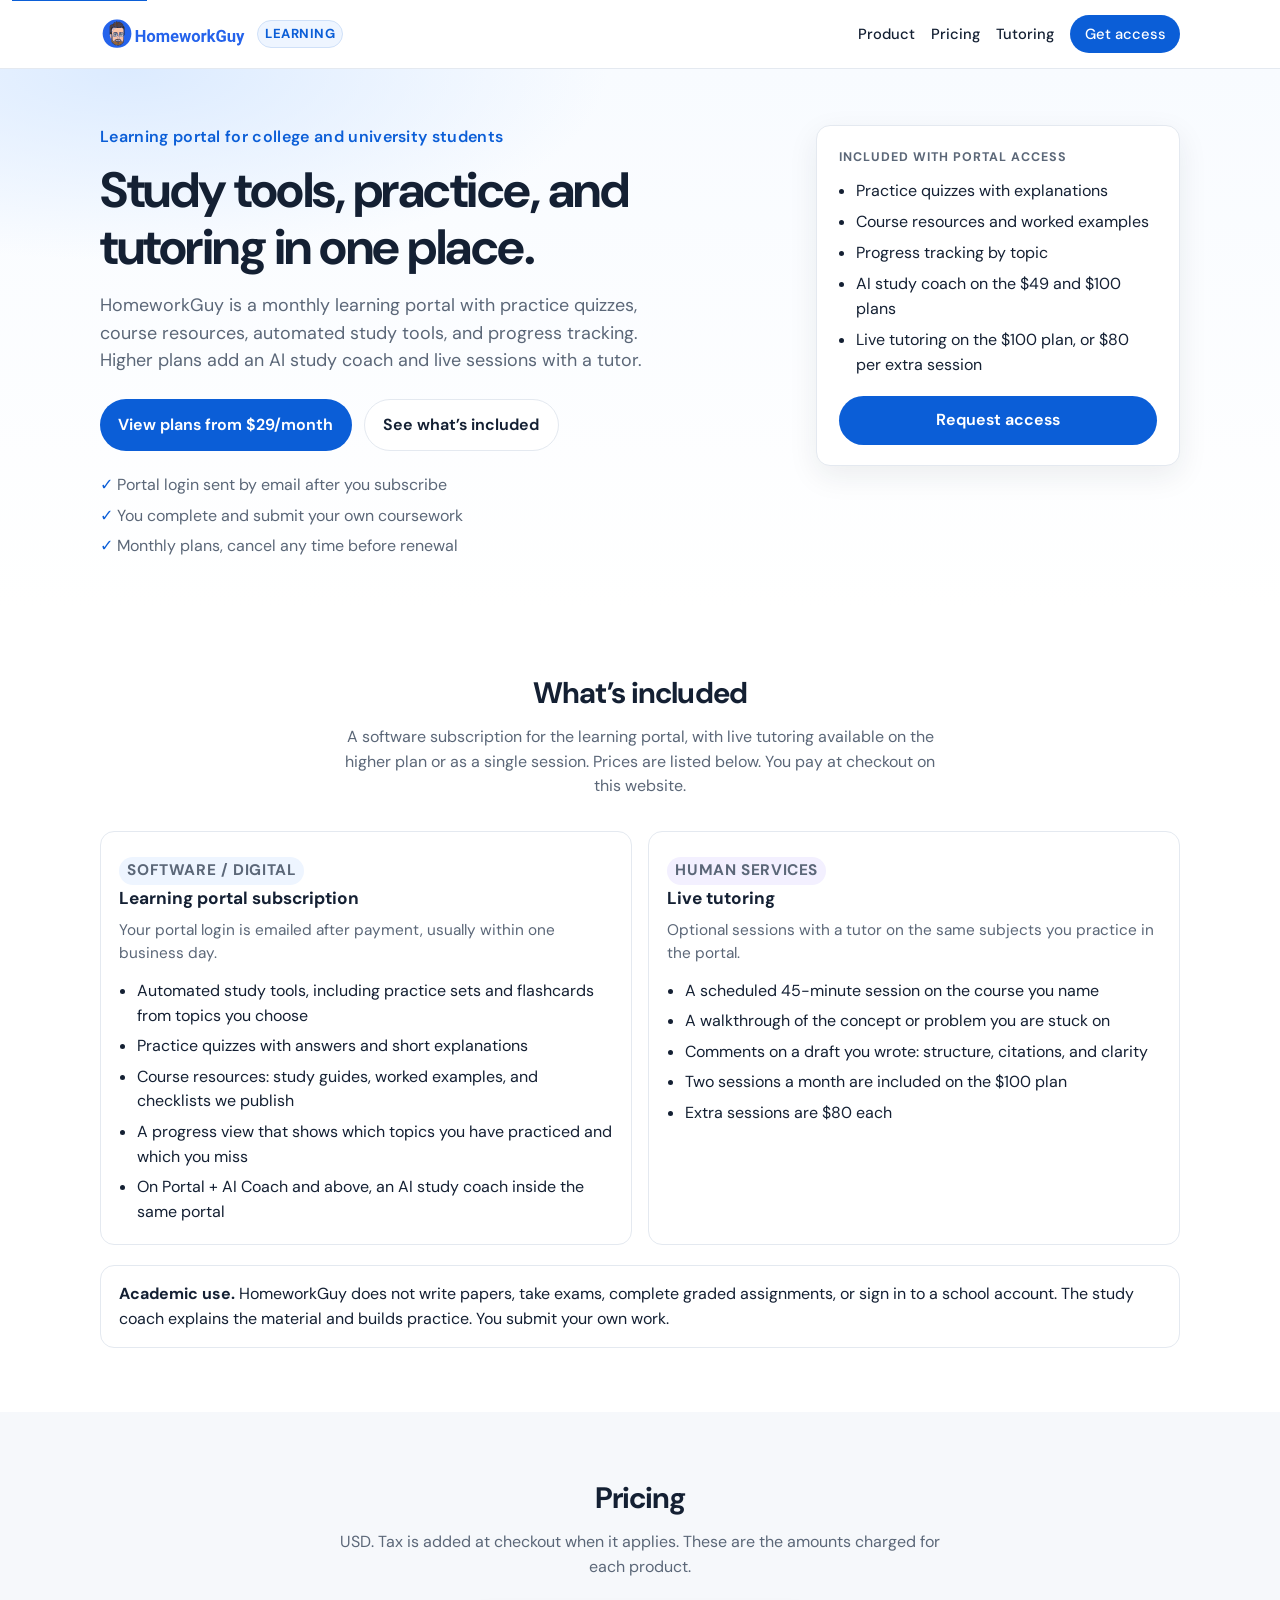
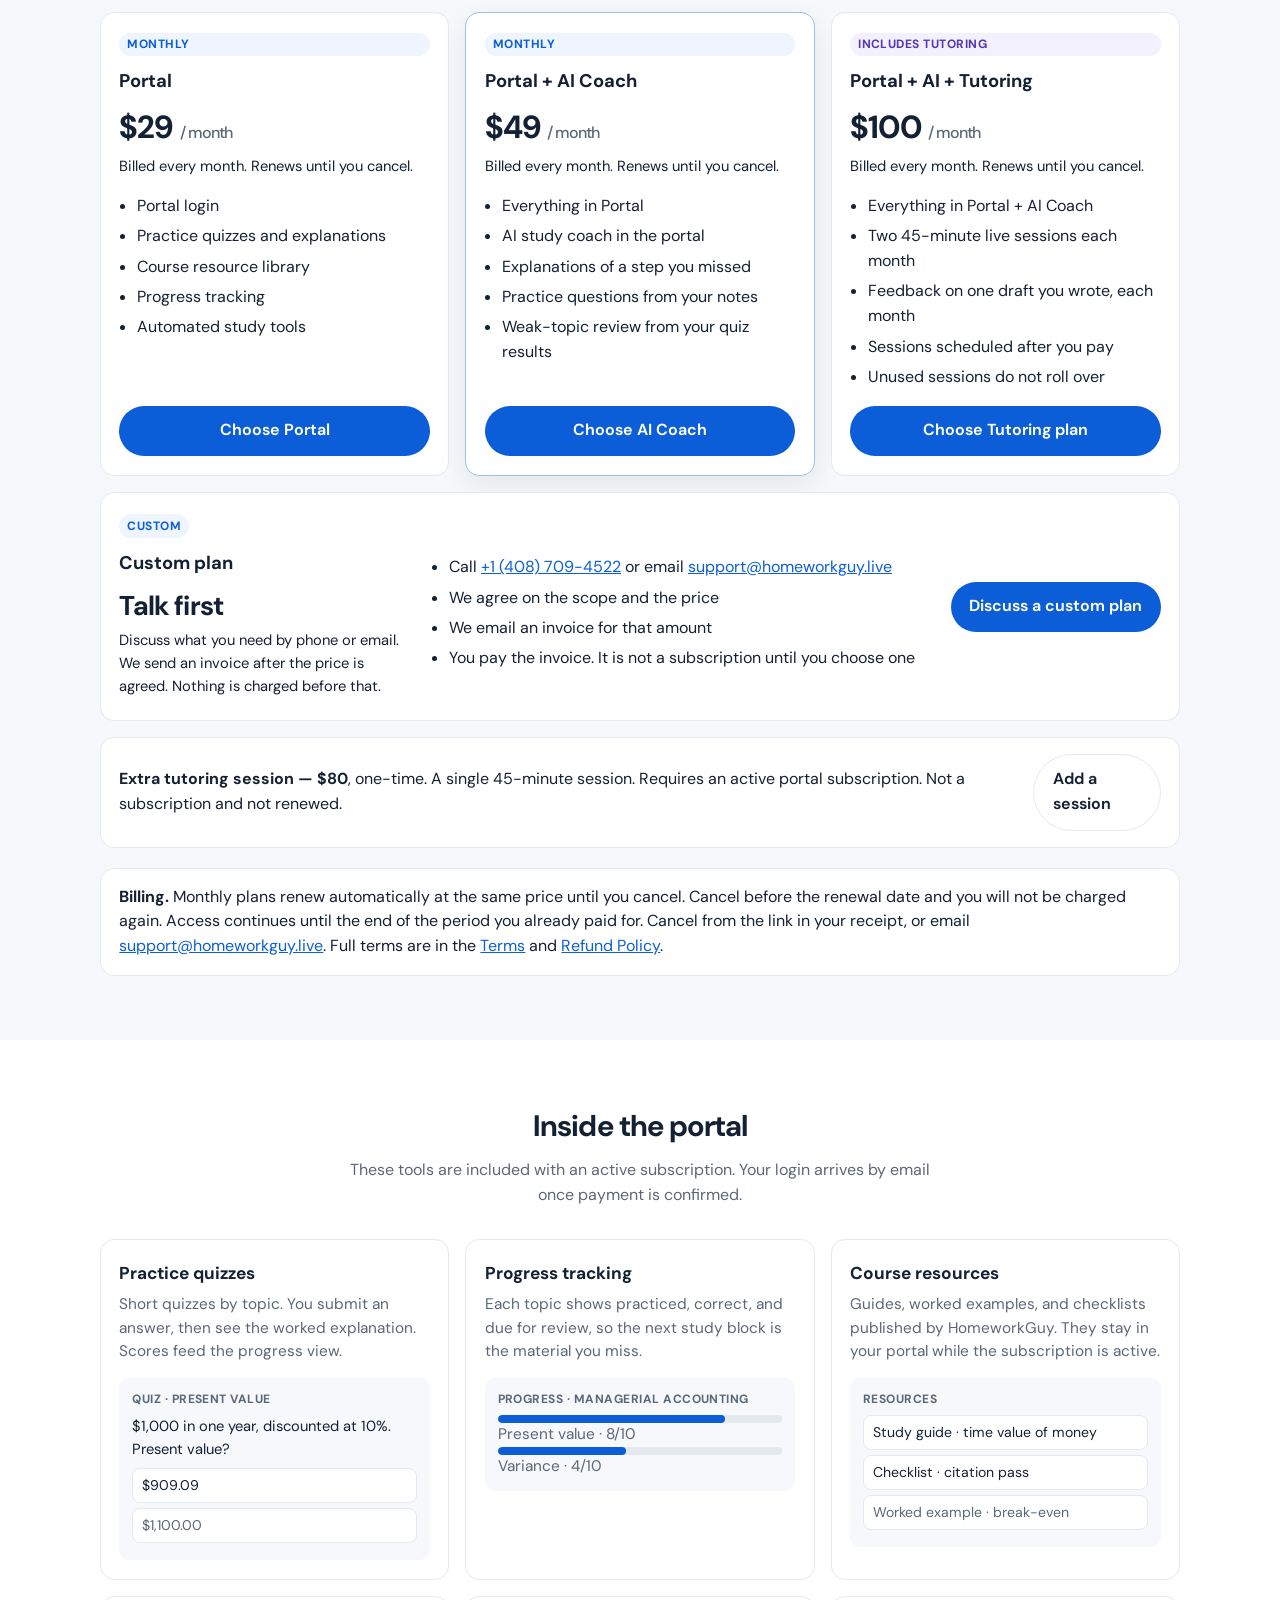
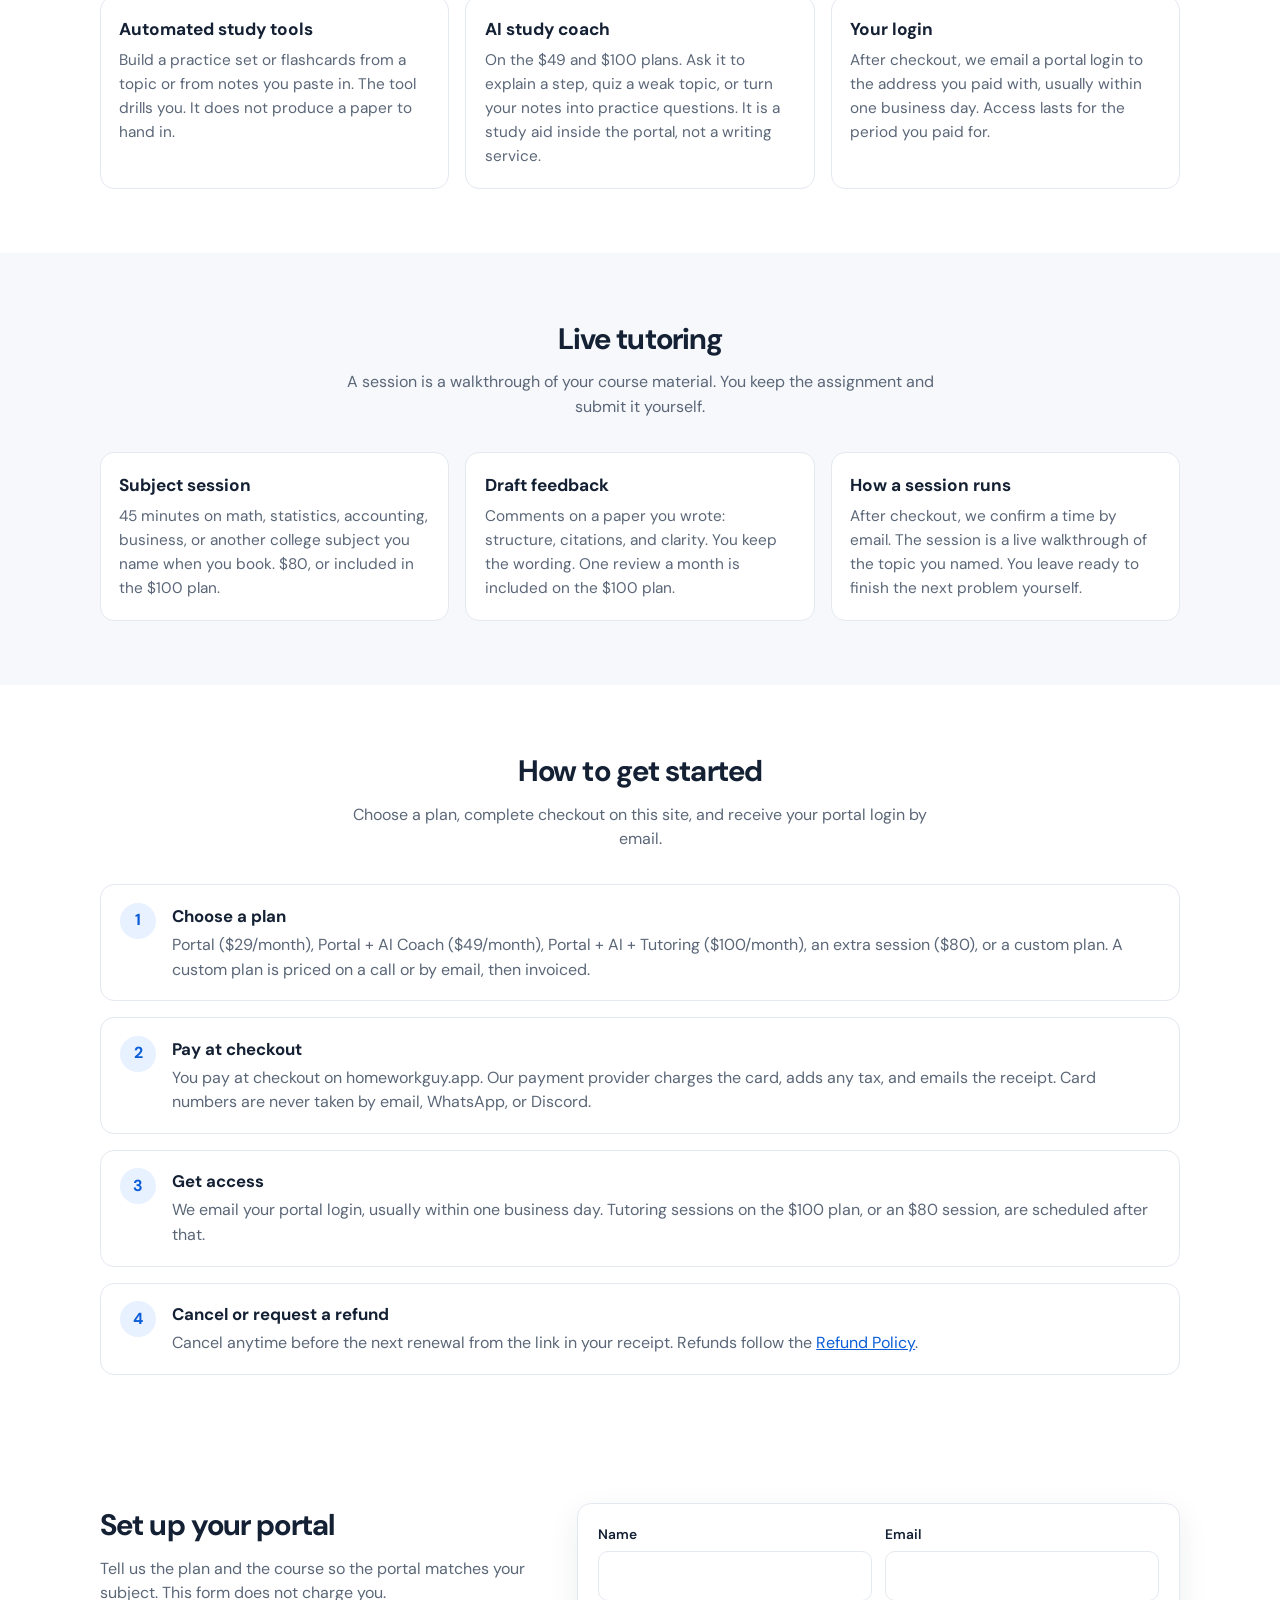
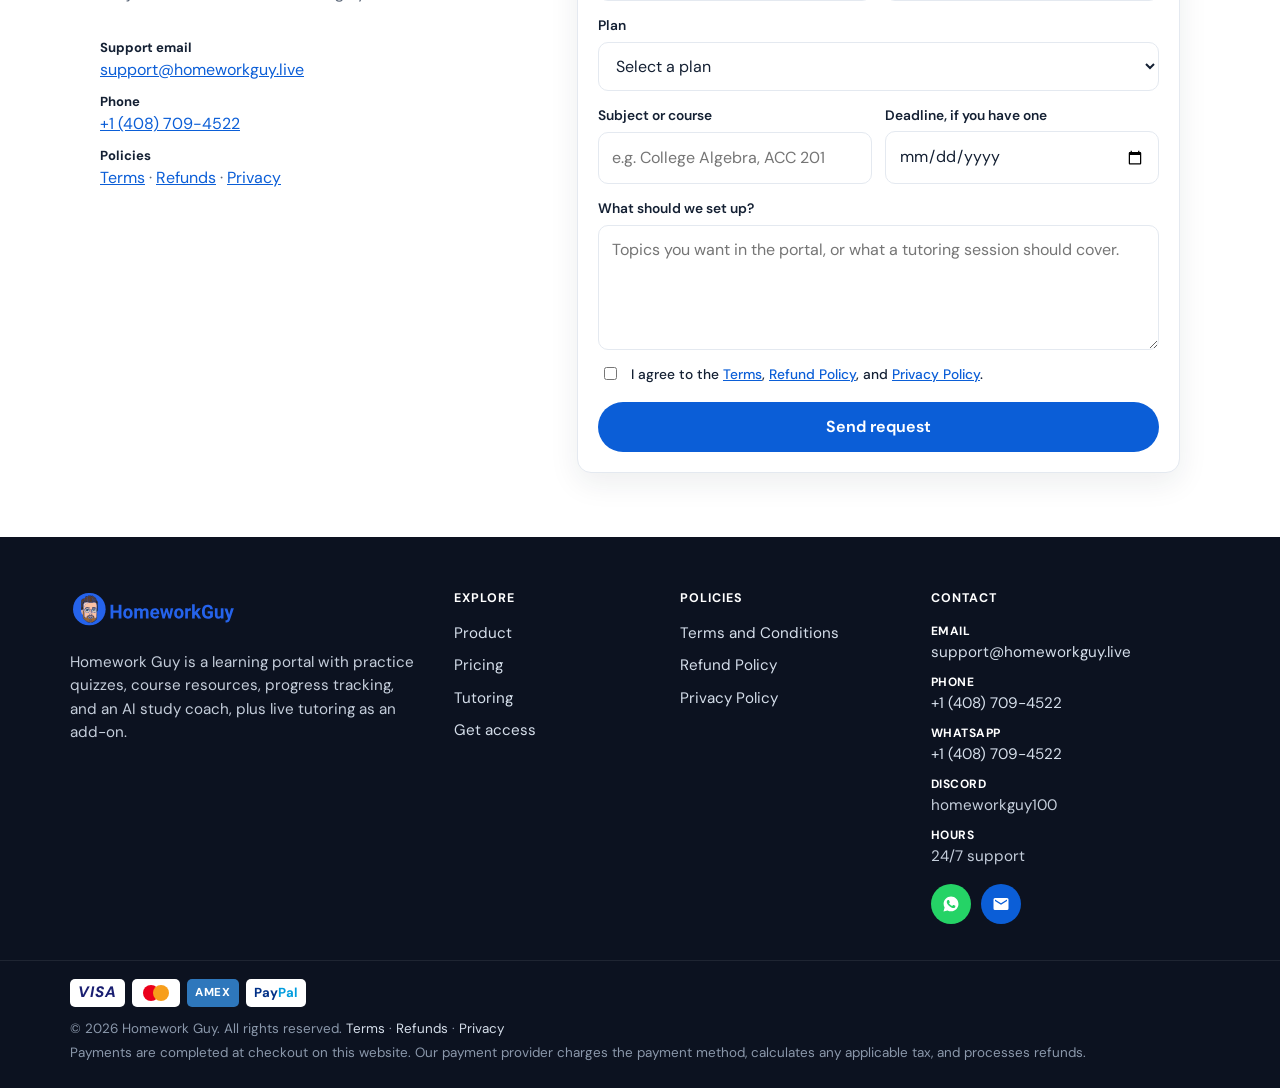
<file: index.html>
<!DOCTYPE html>
<html lang="en">
<head>
  <meta charset="utf-8" />
  <meta name="viewport" content="width=device-width, initial-scale=1" />
  <title>HomeworkGuy | Learning Portal, Study Tools, and Tutoring</title>
  <meta name="description" content="HomeworkGuy is a learning portal for college and university students. Practice quizzes, course resources, progress tracking, and an AI study coach from $29/month, with optional live tutoring." />
  <meta name="robots" content="index, follow" />
  <link rel="canonical" href="https://homeworkguy.app/" />
  <meta property="og:type" content="website" />
  <meta property="og:url" content="https://homeworkguy.app/" />
  <meta property="og:title" content="HomeworkGuy | Learning Portal, Study Tools, and Tutoring" />
  <meta property="og:description" content="Practice quizzes, course resources, progress tracking, and an AI study coach from $29/month, with optional live tutoring." />
  <meta property="og:image" content="https://homeworkguy.app/assets/apple-touch-icon.png" />
  <link rel="icon" href="assets/favicon.ico" />
  <link rel="apple-touch-icon" href="assets/apple-touch-icon.png" />
  <link rel="preconnect" href="https://fonts.googleapis.com" />
  <link rel="preconnect" href="https://fonts.gstatic.com" crossorigin />
  <link href="https://fonts.googleapis.com/css2?family=DM+Sans:ital,opsz,wght@0,9..40,400;0,9..40,500;0,9..40,600;0,9..40,700;1,9..40,400&display=swap" rel="stylesheet" />
  <link rel="stylesheet" href="styles.css?v=20260926i" />
  <script type="application/ld+json">
  {
    "@context": "https://schema.org",
    "@type": "WebApplication",
    "name": "HomeworkGuy Learning Portal",
    "url": "https://homeworkguy.app/",
    "applicationCategory": "EducationalApplication",
    "operatingSystem": "Web",
    "description": "Subscription access to practice quizzes, course resources, progress tracking, automated study tools, and an optional AI study coach, with live tutoring available as an add-on.",
    "offers": [
      { "@type": "Offer", "name": "Portal", "price": "29.00", "priceCurrency": "USD", "url": "https://homeworkguy.app/#pricing" },
      { "@type": "Offer", "name": "Portal + AI Coach", "price": "49.00", "priceCurrency": "USD", "url": "https://homeworkguy.app/#pricing" },
      { "@type": "Offer", "name": "Portal + AI Coach + Tutoring", "price": "100.00", "priceCurrency": "USD", "url": "https://homeworkguy.app/#pricing" },
      { "@type": "Offer", "name": "Custom plan", "description": "Price is agreed by phone or email, then invoiced.", "url": "https://homeworkguy.app/#pricing" }
    ],
    "provider": {
      "@type": "Organization",
      "name": "Homework Guy",
      "url": "https://homeworkguy.app/",
      "email": "support@homeworkguy.live",
      "telephone": "+1-408-709-4522"
    }
  }
  </script>
</head>
<body>
  <a class="skip-link" href="#main">Skip to content</a>

  <header class="site-header" id="top">
    <div class="wrap header-inner">
      <a class="brand" href="#top" aria-label="HomeworkGuy home">
        <img src="assets/logo.svg" alt="" width="160" height="40" />
        <span>Learning</span>
      </a>
      <button class="nav-toggle" type="button" aria-expanded="false" aria-controls="site-nav">Menu</button>
      <nav class="nav" id="site-nav" aria-label="Page">
        <a href="#product">Product</a>
        <a href="#pricing">Pricing</a>
        <a href="#tutoring">Tutoring</a>
        <a href="#quote" class="nav-cta">Get access</a>
      </nav>
    </div>
  </header>

  <main id="main">
    <section class="hero">
      <div class="wrap hero-grid">
        <div class="hero-copy">
          <p class="eyebrow">Learning portal for college and university students</p>
          <h1>Study tools, practice, and tutoring in one place.</h1>
          <p class="lede">
            HomeworkGuy is a monthly learning portal with practice quizzes, course resources, automated study tools, and progress tracking. Higher plans add an AI study coach and live sessions with a tutor.
          </p>
          <div class="hero-actions">
            <a class="btn btn-primary" href="#pricing">View plans from $29/month</a>
            <a class="btn btn-ghost" href="#product">See what’s included</a>
          </div>
          <ul class="hero-points">
            <li>Portal login sent by email after you subscribe</li>
            <li>You complete and submit your own coursework</li>
            <li>Monthly plans, cancel any time before renewal</li>
          </ul>
        </div>
        <aside class="hero-card" aria-label="What a subscription includes">
          <p class="hero-card-kicker">Included with portal access</p>
          <ul>
            <li>Practice quizzes with explanations</li>
            <li>Course resources and worked examples</li>
            <li>Progress tracking by topic</li>
            <li>AI study coach on the $49 and $100 plans</li>
            <li>Live tutoring on the $100 plan, or $80 per extra session</li>
          </ul>
          <a class="btn btn-primary btn-block" href="#quote">Request access</a>
        </aside>
      </div>
    </section>

    <section class="section" id="product">
      <div class="wrap">
        <header class="section-head">
          <h2>What’s included</h2>
          <p>A software subscription for the learning portal, with live tutoring available on the higher plan or as a single session. Prices are listed below. You pay at checkout on this website.</p>
        </header>
        <div class="buy-grid">
          <article class="card buy-card">
            <p class="pill">Software / digital</p>
            <h3>Learning portal subscription</h3>
            <p>Your portal login is emailed after payment, usually within one business day.</p>
            <ul>
              <li>Automated study tools, including practice sets and flashcards from topics you choose</li>
              <li>Practice quizzes with answers and short explanations</li>
              <li>Course resources: study guides, worked examples, and checklists we publish</li>
              <li>A progress view that shows which topics you have practiced and which you miss</li>
              <li>On Portal + AI Coach and above, an AI study coach inside the same portal</li>
            </ul>
          </article>
          <article class="card buy-card">
            <p class="pill pill-human">Human services</p>
            <h3>Live tutoring</h3>
            <p>Optional sessions with a tutor on the same subjects you practice in the portal.</p>
            <ul>
              <li>A scheduled 45-minute session on the course you name</li>
              <li>A walkthrough of the concept or problem you are stuck on</li>
              <li>Comments on a draft you wrote: structure, citations, and clarity</li>
              <li>Two sessions a month are included on the $100 plan</li>
              <li>Extra sessions are $80 each</li>
            </ul>
          </article>
        </div>
        <div class="notice">
          <p><strong>Academic use.</strong> HomeworkGuy does not write papers, take exams, complete graded assignments, or sign in to a school account. The study coach explains the material and builds practice. You submit your own work.</p>
        </div>
      </div>
    </section>

    <section class="section section-alt" id="pricing">
      <div class="wrap">
        <header class="section-head">
          <h2>Pricing</h2>
          <p>USD. Tax is added at checkout when it applies. These are the amounts charged for each product.</p>
        </header>
        <div class="price-grid">
          <article class="price-card">
            <p class="pill">Monthly</p>
            <h3>Portal</h3>
            <p class="price-amount">$29 <span>/ month</span></p>
            <p class="price-renew">Billed every month. Renews until you cancel.</p>
            <ul>
              <li>Portal login</li>
              <li>Practice quizzes and explanations</li>
              <li>Course resource library</li>
              <li>Progress tracking</li>
              <li>Automated study tools</li>
            </ul>
            <a class="btn btn-primary btn-block" href="#quote" data-plan="Portal — $29/month">Choose Portal</a>
          </article>
          <article class="price-card featured">
            <p class="pill">Monthly</p>
            <h3>Portal + AI Coach</h3>
            <p class="price-amount">$49 <span>/ month</span></p>
            <p class="price-renew">Billed every month. Renews until you cancel.</p>
            <ul>
              <li>Everything in Portal</li>
              <li>AI study coach in the portal</li>
              <li>Explanations of a step you missed</li>
              <li>Practice questions from your notes</li>
              <li>Weak-topic review from your quiz results</li>
            </ul>
            <a class="btn btn-primary btn-block" href="#quote" data-plan="Portal + AI Coach — $49/month">Choose AI Coach</a>
          </article>
          <article class="price-card">
            <p class="pill pill-human">Includes tutoring</p>
            <h3>Portal + AI + Tutoring</h3>
            <p class="price-amount">$100 <span>/ month</span></p>
            <p class="price-renew">Billed every month. Renews until you cancel.</p>
            <ul>
              <li>Everything in Portal + AI Coach</li>
              <li>Two 45-minute live sessions each month</li>
              <li>Feedback on one draft you wrote, each month</li>
              <li>Sessions scheduled after you pay</li>
              <li>Unused sessions do not roll over</li>
            </ul>
            <a class="btn btn-primary btn-block" href="#quote" data-plan="Portal + AI Coach + Tutoring — $100/month">Choose Tutoring plan</a>
          </article>
          <article class="price-card price-card-custom">
            <div>
              <p class="pill">Custom</p>
              <h3>Custom plan</h3>
              <p class="price-amount">Talk first</p>
              <p class="price-renew">Discuss what you need by phone or email. We send an invoice after the price is agreed. Nothing is charged before that.</p>
            </div>
            <ul>
              <li>Call <a href="tel:+14087094522">+1 (408) 709-4522</a> or email <a href="mailto:support@homeworkguy.live">support@homeworkguy.live</a></li>
              <li>We agree on the scope and the price</li>
              <li>We email an invoice for that amount</li>
              <li>You pay the invoice. It is not a subscription until you choose one</li>
            </ul>
            <a class="btn btn-primary" href="#quote" data-plan="Custom plan">Discuss a custom plan</a>
          </article>
        </div>
        <div class="addon">
          <p><strong>Extra tutoring session — $80</strong>, one-time. A single 45-minute session. Requires an active portal subscription. Not a subscription and not renewed.</p>
          <a class="btn btn-ghost" href="#quote" data-plan="Extra tutoring session — $80">Add a session</a>
        </div>
        <div class="notice">
          <p><strong>Billing.</strong> Monthly plans renew automatically at the same price until you cancel. Cancel before the renewal date and you will not be charged again. Access continues until the end of the period you already paid for. Cancel from the link in your receipt, or email <a href="mailto:support@homeworkguy.live">support@homeworkguy.live</a>. Full terms are in the <a href="terms.html">Terms</a> and <a href="refunds.html">Refund Policy</a>.</p>
        </div>
      </div>
    </section>

    <section class="section" id="portal">
      <div class="wrap">
        <header class="section-head">
          <h2>Inside the portal</h2>
          <p>These tools are included with an active subscription. Your login arrives by email once payment is confirmed.</p>
        </header>
        <div class="cards">
          <article class="card">
            <h3>Practice quizzes</h3>
            <p>Short quizzes by topic. You submit an answer, then see the worked explanation. Scores feed the progress view.</p>
            <div class="screen" aria-hidden="true">
              <p class="screen-kicker">Quiz · Present value</p>
              <p class="screen-q">$1,000 in one year, discounted at 10%. Present value?</p>
              <p class="screen-opt">$909.09</p>
              <p class="screen-opt dim">$1,100.00</p>
            </div>
          </article>
          <article class="card">
            <h3>Progress tracking</h3>
            <p>Each topic shows practiced, correct, and due for review, so the next study block is the material you miss.</p>
            <div class="screen" aria-hidden="true">
              <p class="screen-kicker">Progress · Managerial accounting</p>
              <p class="bar"><span style="width:80%"></span></p>
              <p class="bar-label">Present value · 8/10</p>
              <p class="bar"><span style="width:45%"></span></p>
              <p class="bar-label">Variance · 4/10</p>
            </div>
          </article>
          <article class="card">
            <h3>Course resources</h3>
            <p>Guides, worked examples, and checklists published by HomeworkGuy. They stay in your portal while the subscription is active.</p>
            <div class="screen" aria-hidden="true">
              <p class="screen-kicker">Resources</p>
              <p class="screen-opt">Study guide · time value of money</p>
              <p class="screen-opt">Checklist · citation pass</p>
              <p class="screen-opt dim">Worked example · break-even</p>
            </div>
          </article>
          <article class="card">
            <h3>Automated study tools</h3>
            <p>Build a practice set or flashcards from a topic or from notes you paste in. The tool drills you. It does not produce a paper to hand in.</p>
          </article>
          <article class="card">
            <h3>AI study coach</h3>
            <p>On the $49 and $100 plans. Ask it to explain a step, quiz a weak topic, or turn your notes into practice questions. It is a study aid inside the portal, not a writing service.</p>
          </article>
          <article class="card">
            <h3>Your login</h3>
            <p>After checkout, we email a portal login to the address you paid with, usually within one business day. Access lasts for the period you paid for.</p>
          </article>
        </div>
      </div>
    </section>

    <section class="section section-alt" id="tutoring">
      <div class="wrap">
        <header class="section-head">
          <h2>Live tutoring</h2>
          <p>A session is a walkthrough of your course material. You keep the assignment and submit it yourself.</p>
        </header>
        <div class="cards">
          <article class="card">
            <h3>Subject session</h3>
            <p>45 minutes on math, statistics, accounting, business, or another college subject you name when you book. $80, or included in the $100 plan.</p>
          </article>
          <article class="card">
            <h3>Draft feedback</h3>
            <p>Comments on a paper you wrote: structure, citations, and clarity. You keep the wording. One review a month is included on the $100 plan.</p>
          </article>
          <article class="card">
            <h3>How a session runs</h3>
            <p>After checkout, we confirm a time by email. The session is a live walkthrough of the topic you named. You leave ready to finish the next problem yourself.</p>
          </article>
        </div>
      </div>
    </section>

    <section class="section" id="how">
      <div class="wrap">
        <header class="section-head">
          <h2>How to get started</h2>
          <p>Choose a plan, complete checkout on this site, and receive your portal login by email.</p>
        </header>
        <ol class="steps">
          <li>
            <span>1</span>
            <div>
              <h3>Choose a plan</h3>
              <p>Portal ($29/month), Portal + AI Coach ($49/month), Portal + AI + Tutoring ($100/month), an extra session ($80), or a custom plan. A custom plan is priced on a call or by email, then invoiced.</p>
            </div>
          </li>
          <li>
            <span>2</span>
            <div>
              <h3>Pay at checkout</h3>
              <p>You pay at checkout on homeworkguy.app. Our payment provider charges the card, adds any tax, and emails the receipt. Card numbers are never taken by email, WhatsApp, or Discord.</p>
            </div>
          </li>
          <li>
            <span>3</span>
            <div>
              <h3>Get access</h3>
              <p>We email your portal login, usually within one business day. Tutoring sessions on the $100 plan, or an $80 session, are scheduled after that.</p>
            </div>
          </li>
          <li>
            <span>4</span>
            <div>
              <h3>Cancel or request a refund</h3>
              <p>Cancel anytime before the next renewal from the link in your receipt. Refunds follow the <a href="refunds.html">Refund Policy</a>.</p>
            </div>
          </li>
        </ol>
      </div>
    </section>

    <section class="section" id="quote">
      <div class="wrap quote-grid">
        <div>
          <header class="section-head left">
            <h2>Set up your portal</h2>
            <p>Tell us the plan and the course so the portal matches your subject. This form does not charge you.</p>
          </header>
          <ul class="quote-aside">
            <li><strong>Support email</strong> <a href="mailto:support@homeworkguy.live">support@homeworkguy.live</a></li>
            <li><strong>Phone</strong> <a href="tel:+14087094522">+1 (408) 709-4522</a></li>
            <li><strong>Policies</strong> <a href="terms.html">Terms</a> · <a href="refunds.html">Refunds</a> · <a href="privacy.html">Privacy</a></li>
          </ul>
        </div>

        <form class="quote-form" id="quote-form" novalidate>
          <label>
            Name
            <input type="text" name="name" autocomplete="name" required />
          </label>
          <label>
            Email
            <input type="email" name="email" autocomplete="email" required />
          </label>
          <label class="full">
            Plan
            <select name="service" required>
              <option value="">Select a plan</option>
              <option>Portal — $29/month</option>
              <option>Portal + AI Coach — $49/month</option>
              <option>Portal + AI Coach + Tutoring — $100/month</option>
              <option>Extra tutoring session — $80</option>
              <option>Custom plan</option>
            </select>
          </label>
          <label>
            Subject or course
            <input type="text" name="subject" placeholder="e.g. College Algebra, ACC 201" required />
          </label>
          <label>
            Deadline, if you have one
            <input type="date" name="deadline" />
          </label>
          <label class="full">
            What should we set up?
            <textarea name="details" rows="4" placeholder="Topics you want in the portal, or what a tutoring session should cover." required></textarea>
          </label>
          <label class="check full">
            <input type="checkbox" name="agree" value="yes" required />
            <span>I agree to the <a href="terms.html">Terms</a>, <a href="refunds.html">Refund Policy</a>, and <a href="privacy.html">Privacy Policy</a>.</span>
          </label>
          <input type="text" name="hg_leave_blank" class="hp" tabindex="-1" autocomplete="off" aria-hidden="true" />
          <button type="submit" class="btn btn-primary btn-block">Send request</button>
          <p class="form-status" id="form-status" role="status" hidden></p>
          <div class="form-success" id="form-success" hidden>
            <h3>Request sent</h3>
            <p>We'll contact you back soon. A confirmation email is on its way to the address you entered.</p>
          </div>
        </form>
      </div>
    </section>
  </main>

  <footer class="site-footer">
    <div class="footer-grid">
      <div>
        <a class="footer-logo" href="#top" aria-label="HomeworkGuy home">
          <img src="assets/logo.svg" alt="" width="168" height="40" />
        </a>
        <p>Homework Guy is a learning portal with practice quizzes, course resources, progress tracking, and an AI study coach, plus live tutoring as an add-on.</p>
      </div>
      <div>
        <h2>Explore</h2>
        <ul>
          <li><a href="#product">Product</a></li>
          <li><a href="#pricing">Pricing</a></li>
          <li><a href="#tutoring">Tutoring</a></li>
          <li><a href="#quote">Get access</a></li>
        </ul>
      </div>
      <div>
        <h2>Policies</h2>
        <ul>
          <li><a href="terms.html">Terms and Conditions</a></li>
          <li><a href="refunds.html">Refund Policy</a></li>
          <li><a href="privacy.html">Privacy Policy</a></li>
        </ul>
      </div>
      <div>
        <h2>Contact</h2>
        <ul class="footer-contact">
          <li><span>Email</span> <a href="mailto:support@homeworkguy.live">support@homeworkguy.live</a></li>
          <li><span>Phone</span> <a href="tel:+14087094522">+1 (408) 709-4522</a></li>
          <li><span>WhatsApp</span> <a href="https://wa.me/14087094522" target="_blank" rel="noopener">+1 (408) 709-4522</a></li>
          <li><span>Discord</span> homeworkguy100</li>
          <li><span>Hours</span> 24/7 support</li>
        </ul>
        <div class="footer-social">
          <a class="soc soc-wa" href="https://wa.me/14087094522" target="_blank" rel="noopener" aria-label="WhatsApp">
            <svg viewBox="0 0 24 24" width="18" height="18" aria-hidden="true"><path fill="currentColor" d="M12.04 2C6.58 2 2.15 6.4 2.15 11.83c0 1.74.46 3.44 1.34 4.94L2 22l5.39-1.41a10 10 0 0 0 4.65 1.18h.01c5.46 0 9.89-4.4 9.89-9.83C21.94 6.4 17.5 2 12.04 2zm5.76 13.95c-.24.68-1.4 1.25-1.94 1.33-.5.07-1.12.1-1.81-.11-.41-.13-.95-.31-1.63-.61-2.87-1.24-4.74-4.13-4.88-4.32-.14-.19-1.15-1.53-1.15-2.92s.73-2.07 1-2.35c.24-.28.64-.41 1.02-.41.12 0 .23 0 .33.01.3.01.44-.02.67.51.24.57.82 1.98.89 2.12.07.14.12.31.02.5-.09.19-.14.31-.28.48-.14.16-.29.37-.42.49-.14.14-.28.29-.12.56.16.28.72 1.19 1.55 1.93 1.07.95 1.96 1.25 2.24 1.39.28.14.44.12.6-.07.16-.19.7-.81.88-1.09.19-.28.37-.23.62-.14.26.09 1.62.76 1.9.9.28.14.46.21.53.33.07.12.07.68-.17 1.36z"/></svg>
          </a>
          <a class="soc soc-mail" href="mailto:support@homeworkguy.live" aria-label="Email">
            <svg viewBox="0 0 24 24" width="18" height="18" aria-hidden="true"><path fill="currentColor" d="M20 4H4a2 2 0 0 0-2 2v12a2 2 0 0 0 2 2h16a2 2 0 0 0 2-2V6a2 2 0 0 0-2-2zm0 4-8 5L4 8V6l8 5 8-5v2z"/></svg>
          </a>
        </div>
      </div>
    </div>
    <div class="footer-bottom">
      <div class="footer-bottom-inner">
        <ul class="pay-methods" aria-label="Payment methods">
          <li class="pay pay-visa"><span>VISA</span></li>
          <li class="pay pay-mc" aria-label="Mastercard"><span class="mc-l"></span><span class="mc-r"></span></li>
          <li class="pay pay-amex" aria-label="American Express"><span>AMEX</span></li>
          <li class="pay pay-paypal" aria-label="PayPal"><span class="pp-a">Pay</span><span class="pp-b">Pal</span></li>
        </ul>
        <p>© 2026 Homework Guy. All rights reserved. <a href="terms.html">Terms</a> · <a href="refunds.html">Refunds</a> · <a href="privacy.html">Privacy</a></p>
        <p>Payments are completed at checkout on this website. Our payment provider charges the payment method, calculates any applicable tax, and processes refunds.</p>
      </div>
    </div>
  </footer>

  <script src="script.js?v=20260930a"></script>
</body>
</html>
</file>
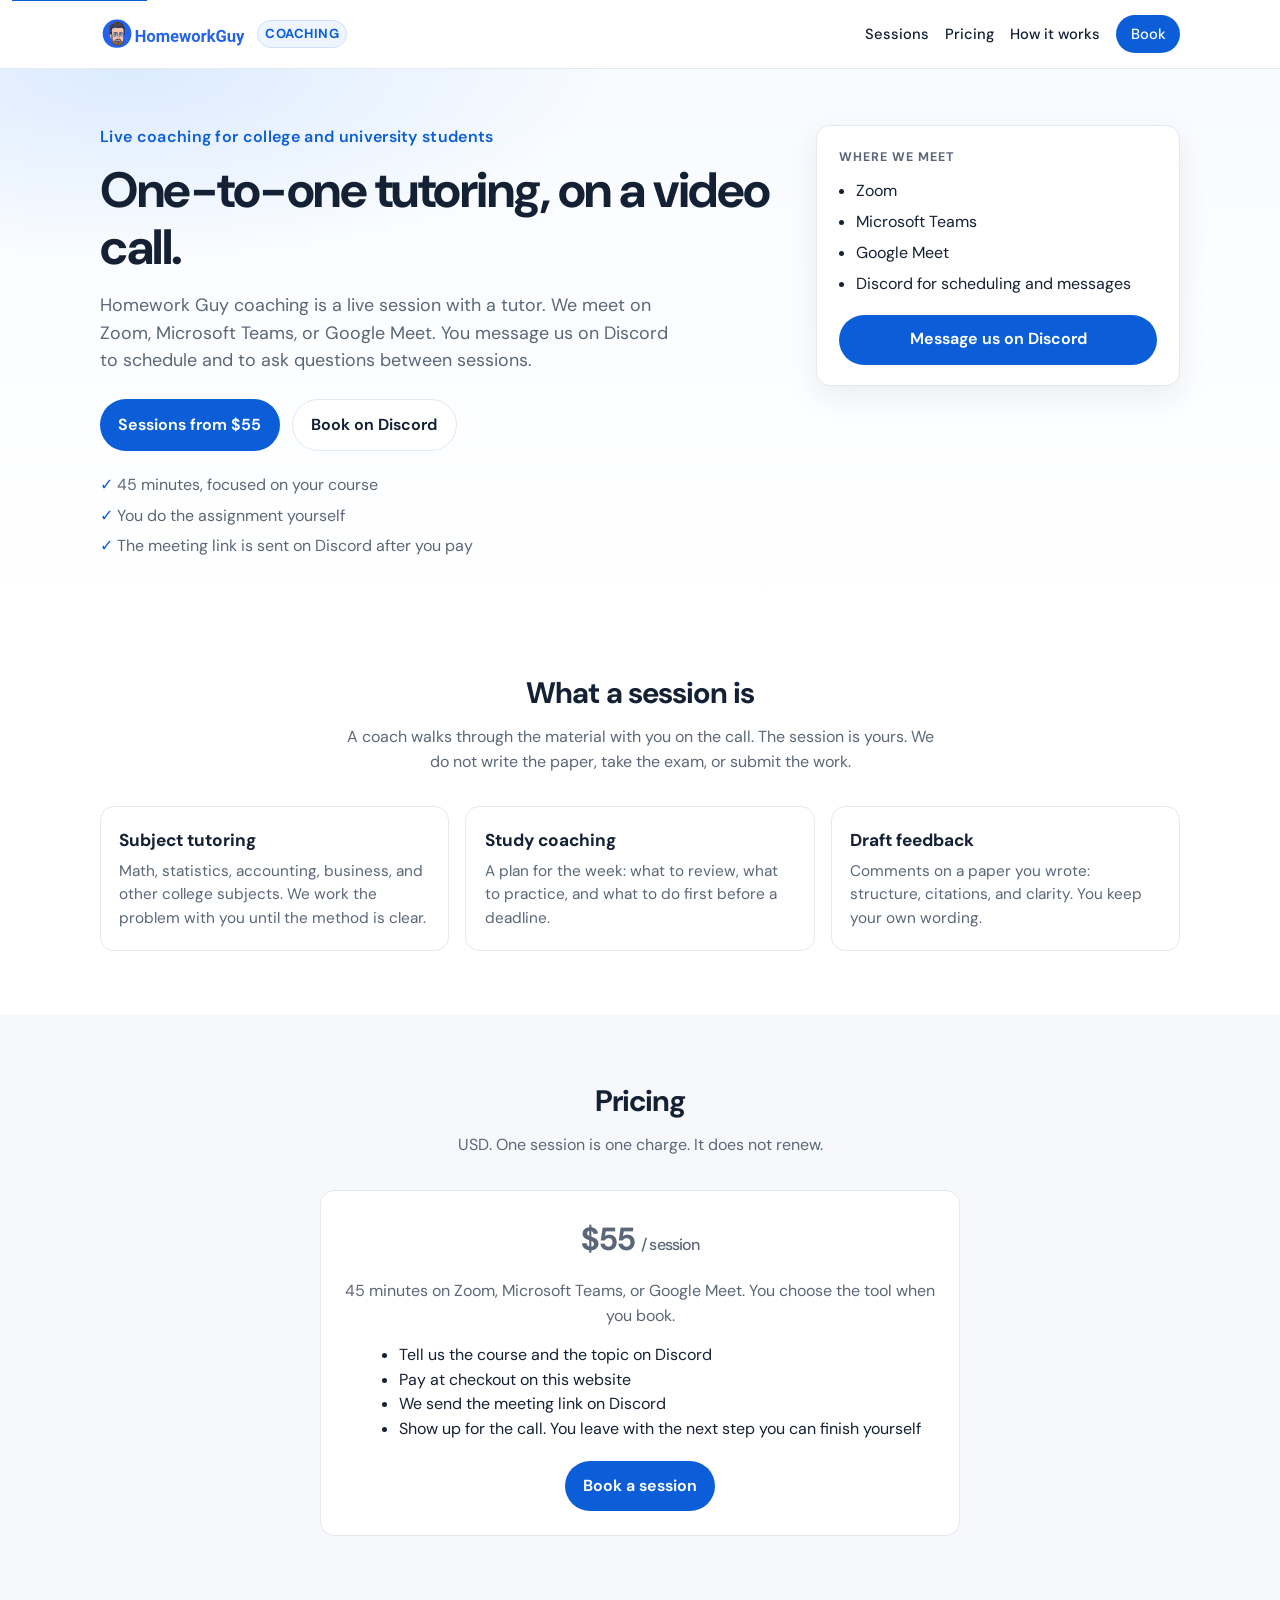
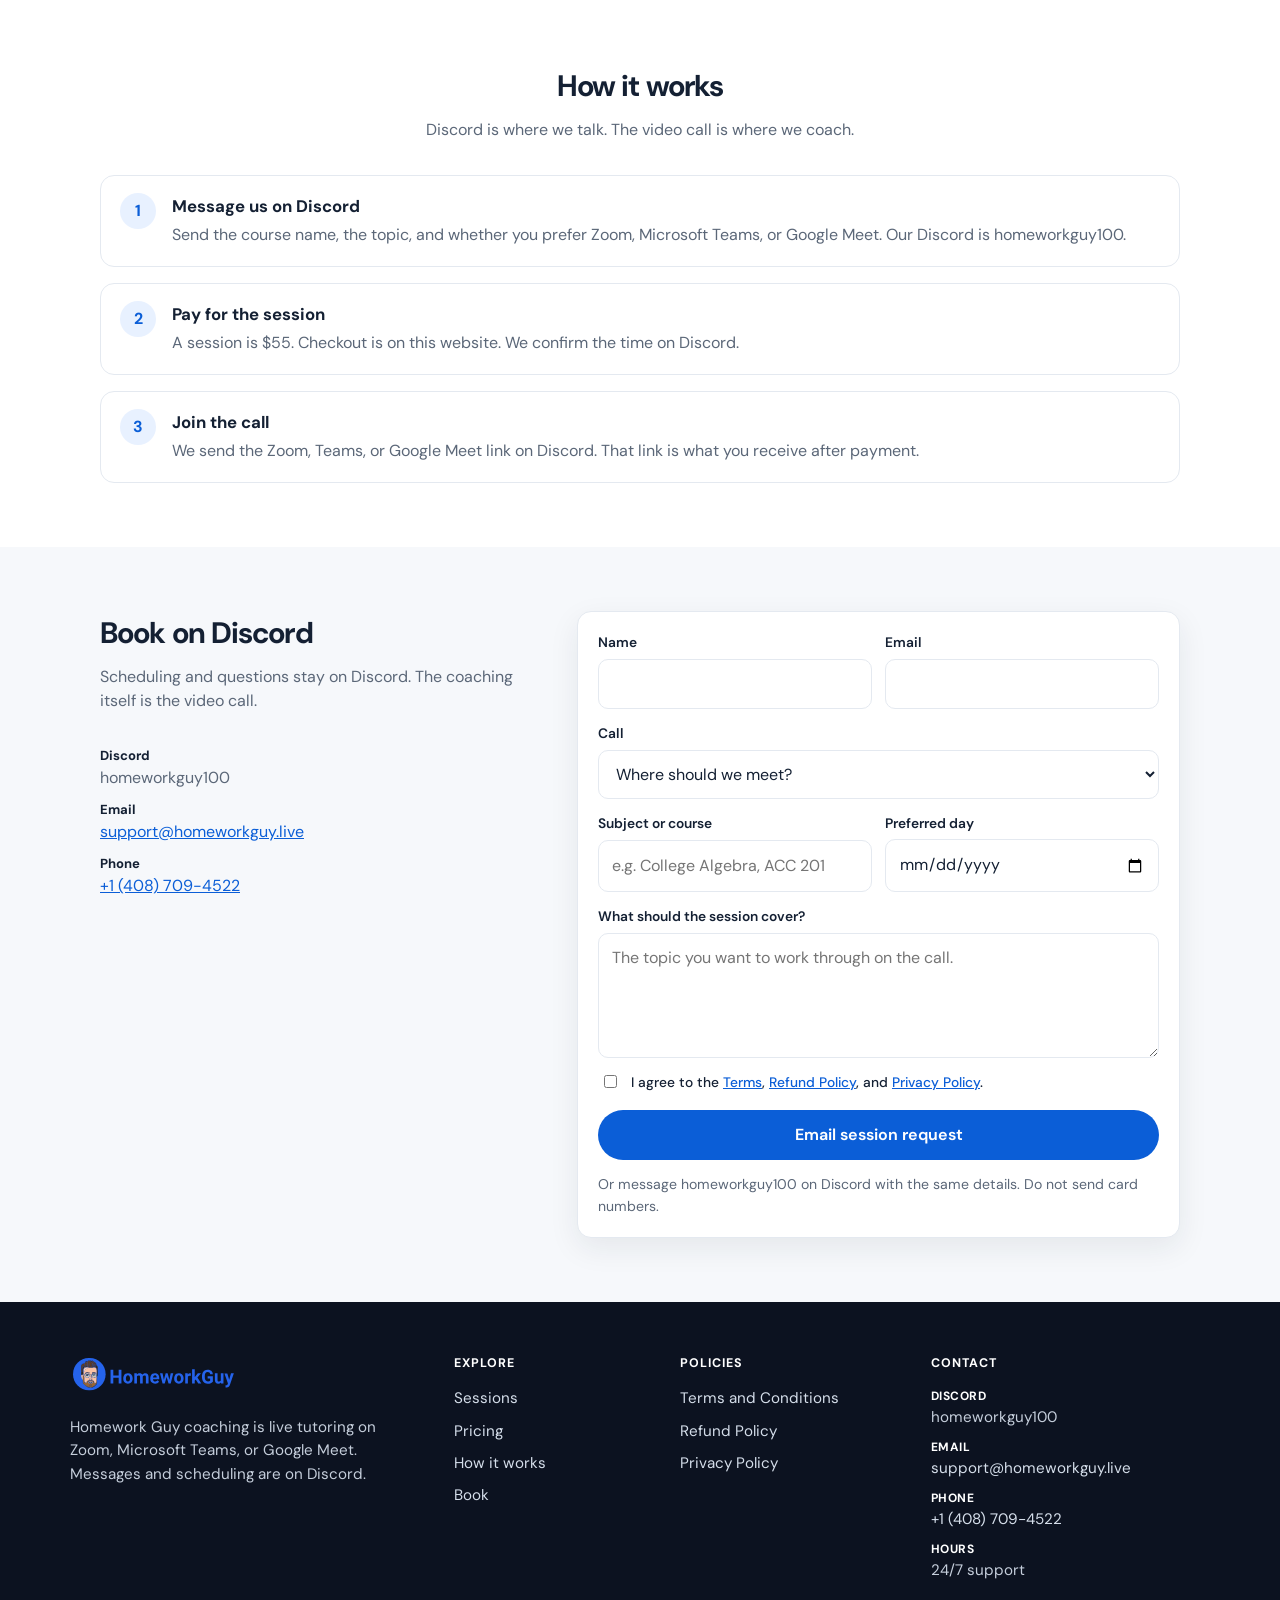
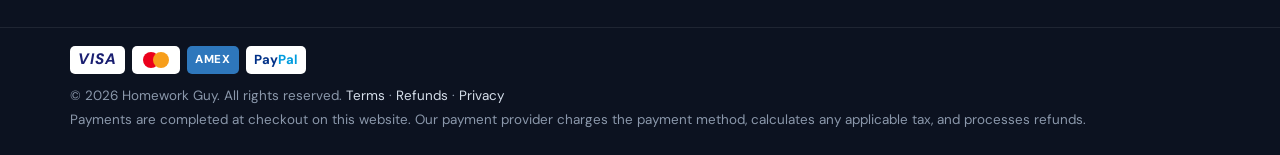
<file: coaching/index.html>
<!DOCTYPE html>
<html lang="en">
<head>
  <meta charset="utf-8" />
  <meta name="viewport" content="width=device-width, initial-scale=1" />
  <title>Homework Guy Coaching | Live Tutoring</title>
  <meta name="description" content="Live academic coaching and tutoring on Zoom, Microsoft Teams, or Google Meet. Scheduling and messages are on Discord. Sessions from $55." />
  <link rel="canonical" href="https://homeworkguy.app/coaching" />
  <meta property="og:title" content="Homework Guy Coaching | Live Tutoring" />
  <meta property="og:description" content="One-to-one coaching on Zoom, Microsoft Teams, or Google Meet. Talk with us on Discord." />
  <meta property="og:url" content="https://homeworkguy.app/coaching" />
  <link rel="icon" href="../assets/favicon.ico" />
  <link rel="apple-touch-icon" href="../assets/apple-touch-icon.png" />
  <link rel="preconnect" href="https://fonts.googleapis.com" />
  <link rel="preconnect" href="https://fonts.gstatic.com" crossorigin />
  <link href="https://fonts.googleapis.com/css2?family=DM+Sans:ital,opsz,wght@0,9..40,400;0,9..40,500;0,9..40,600;0,9..40,700&display=swap" rel="stylesheet" />
  <link rel="stylesheet" href="../styles.css?v=20260926" />
</head>
<body>
  <a class="skip-link" href="#main">Skip to content</a>

  <header class="site-header" id="top">
    <div class="wrap header-inner">
      <a class="brand" href="#top" aria-label="Homework Guy Coaching home">
        <img src="../assets/logo.svg" alt="" width="160" height="40" />
        <span>Coaching</span>
      </a>
      <button class="nav-toggle" type="button" aria-expanded="false" aria-controls="site-nav">Menu</button>
      <nav class="nav" id="site-nav" aria-label="Page">
        <a href="#sessions">Sessions</a>
        <a href="#pricing">Pricing</a>
        <a href="#how">How it works</a>
        <a href="#book" class="nav-cta">Book</a>
      </nav>
    </div>
  </header>

  <main id="main">
    <section class="hero">
      <div class="wrap hero-grid">
        <div class="hero-copy">
          <p class="eyebrow">Live coaching for college and university students</p>
          <h1>One-to-one tutoring, on a video call.</h1>
          <p class="lede">
            Homework Guy coaching is a live session with a tutor. We meet on Zoom, Microsoft Teams, or Google Meet. You message us on Discord to schedule and to ask questions between sessions.
          </p>
          <div class="hero-actions">
            <a class="btn btn-primary" href="#pricing">Sessions from $55</a>
            <a class="btn btn-ghost" href="#book">Book on Discord</a>
          </div>
          <ul class="hero-points">
            <li>45 minutes, focused on your course</li>
            <li>You do the assignment yourself</li>
            <li>The meeting link is sent on Discord after you pay</li>
          </ul>
        </div>
        <aside class="hero-card" aria-label="Where sessions happen">
          <p class="hero-card-kicker">Where we meet</p>
          <ul>
            <li>Zoom</li>
            <li>Microsoft Teams</li>
            <li>Google Meet</li>
            <li>Discord for scheduling and messages</li>
          </ul>
          <a class="btn btn-primary btn-block" href="#book">Message us on Discord</a>
        </aside>
      </div>
    </section>

    <section class="section" id="sessions">
      <div class="wrap">
        <header class="section-head">
          <h2>What a session is</h2>
          <p>A coach walks through the material with you on the call. The session is yours. We do not write the paper, take the exam, or submit the work.</p>
        </header>
        <div class="cards">
          <article class="card">
            <h3>Subject tutoring</h3>
            <p>Math, statistics, accounting, business, and other college subjects. We work the problem with you until the method is clear.</p>
          </article>
          <article class="card">
            <h3>Study coaching</h3>
            <p>A plan for the week: what to review, what to practice, and what to do first before a deadline.</p>
          </article>
          <article class="card">
            <h3>Draft feedback</h3>
            <p>Comments on a paper you wrote: structure, citations, and clarity. You keep your own wording.</p>
          </article>
        </div>
      </div>
    </section>

    <section class="section section-alt" id="pricing">
      <div class="wrap">
        <header class="section-head">
          <h2>Pricing</h2>
          <p>USD. One session is one charge. It does not renew.</p>
        </header>
        <div class="price-box">
          <p class="price-amount">$55 <span>/ session</span></p>
          <p>45 minutes on Zoom, Microsoft Teams, or Google Meet. You choose the tool when you book.</p>
          <ul>
            <li>Tell us the course and the topic on Discord</li>
            <li>Pay at checkout on this website</li>
            <li>We send the meeting link on Discord</li>
            <li>Show up for the call. You leave with the next step you can finish yourself</li>
          </ul>
          <a class="btn btn-primary" href="#book">Book a session</a>
        </div>
      </div>
    </section>

    <section class="section" id="how">
      <div class="wrap">
        <header class="section-head">
          <h2>How it works</h2>
          <p>Discord is where we talk. The video call is where we coach.</p>
        </header>
        <ol class="steps">
          <li>
            <span>1</span>
            <div>
              <h3>Message us on Discord</h3>
              <p>Send the course name, the topic, and whether you prefer Zoom, Microsoft Teams, or Google Meet. Our Discord is homeworkguy100.</p>
            </div>
          </li>
          <li>
            <span>2</span>
            <div>
              <h3>Pay for the session</h3>
              <p>A session is $55. Checkout is on this website. We confirm the time on Discord.</p>
            </div>
          </li>
          <li>
            <span>3</span>
            <div>
              <h3>Join the call</h3>
              <p>We send the Zoom, Teams, or Google Meet link on Discord. That link is what you receive after payment.</p>
            </div>
          </li>
        </ol>
      </div>
    </section>

    <section class="section section-alt" id="book">
      <div class="wrap quote-grid">
        <div>
          <header class="section-head left">
            <h2>Book on Discord</h2>
            <p>Scheduling and questions stay on Discord. The coaching itself is the video call.</p>
          </header>
          <ul class="quote-aside">
            <li><strong>Discord</strong> homeworkguy100</li>
            <li><strong>Email</strong> <a href="mailto:support@homeworkguy.live">support@homeworkguy.live</a></li>
            <li><strong>Phone</strong> <a href="tel:+14087094522">+1 (408) 709-4522</a></li>
          </ul>
        </div>
        <form class="quote-form" id="quote-form" data-kind="coaching" novalidate>
          <label>
            Name
            <input type="text" name="name" autocomplete="name" required />
          </label>
          <label>
            Email
            <input type="email" name="email" autocomplete="email" required />
          </label>
          <label class="full">
            Call
            <select name="service" required>
              <option value="">Where should we meet?</option>
              <option>Zoom — $55</option>
              <option>Microsoft Teams — $55</option>
              <option>Google Meet — $55</option>
            </select>
          </label>
          <label>
            Subject or course
            <input type="text" name="subject" placeholder="e.g. College Algebra, ACC 201" required />
          </label>
          <label>
            Preferred day
            <input type="date" name="deadline" />
          </label>
          <label class="full">
            What should the session cover?
            <textarea name="details" rows="4" placeholder="The topic you want to work through on the call." required></textarea>
          </label>
          <label class="check full">
            <input type="checkbox" name="agree" value="yes" required />
            <span>I agree to the <a href="../terms.html">Terms</a>, <a href="../refunds.html">Refund Policy</a>, and <a href="../privacy.html">Privacy Policy</a>.</span>
          </label>
          <button type="submit" class="btn btn-primary btn-block">Email session request</button>
          <p class="form-note">Or message homeworkguy100 on Discord with the same details. Do not send card numbers.</p>
          <p class="form-status" id="form-status" role="status" hidden></p>
        </form>
      </div>
    </section>
  </main>

  <footer class="site-footer">
    <div class="footer-grid">
      <div>
        <a class="footer-logo" href="#top" aria-label="Homework Guy Coaching home">
          <img src="../assets/logo.svg" alt="" width="168" height="40" />
        </a>
        <p>Homework Guy coaching is live tutoring on Zoom, Microsoft Teams, or Google Meet. Messages and scheduling are on Discord.</p>
      </div>
      <div>
        <h2>Explore</h2>
        <ul>
          <li><a href="#sessions">Sessions</a></li>
          <li><a href="#pricing">Pricing</a></li>
          <li><a href="#how">How it works</a></li>
          <li><a href="#book">Book</a></li>
        </ul>
      </div>
      <div>
        <h2>Policies</h2>
        <ul>
          <li><a href="../terms.html">Terms and Conditions</a></li>
          <li><a href="../refunds.html">Refund Policy</a></li>
          <li><a href="../privacy.html">Privacy Policy</a></li>
        </ul>
      </div>
      <div>
        <h2>Contact</h2>
        <ul class="footer-contact">
          <li><span>Discord</span> homeworkguy100</li>
          <li><span>Email</span> <a href="mailto:support@homeworkguy.live">support@homeworkguy.live</a></li>
          <li><span>Phone</span> <a href="tel:+14087094522">+1 (408) 709-4522</a></li>
          <li><span>Hours</span> 24/7 support</li>
        </ul>
      </div>
    </div>
    <div class="footer-bottom">
      <div class="footer-bottom-inner">
        <ul class="pay-methods" aria-label="Payment methods">
          <li class="pay pay-visa"><span>VISA</span></li>
          <li class="pay pay-mc" aria-label="Mastercard"><span class="mc-l"></span><span class="mc-r"></span></li>
          <li class="pay pay-amex" aria-label="American Express"><span>AMEX</span></li>
          <li class="pay pay-paypal" aria-label="PayPal"><span class="pp-a">Pay</span><span class="pp-b">Pal</span></li>
        </ul>
        <p>© 2026 Homework Guy. All rights reserved. <a href="../terms.html">Terms</a> · <a href="../refunds.html">Refunds</a> · <a href="../privacy.html">Privacy</a></p>
        <p>Payments are completed at checkout on this website. Our payment provider charges the payment method, calculates any applicable tax, and processes refunds.</p>
      </div>
    </div>
  </footer>

  <script src="../script.js?v=20260926"></script>
</body>
</html>
</file>
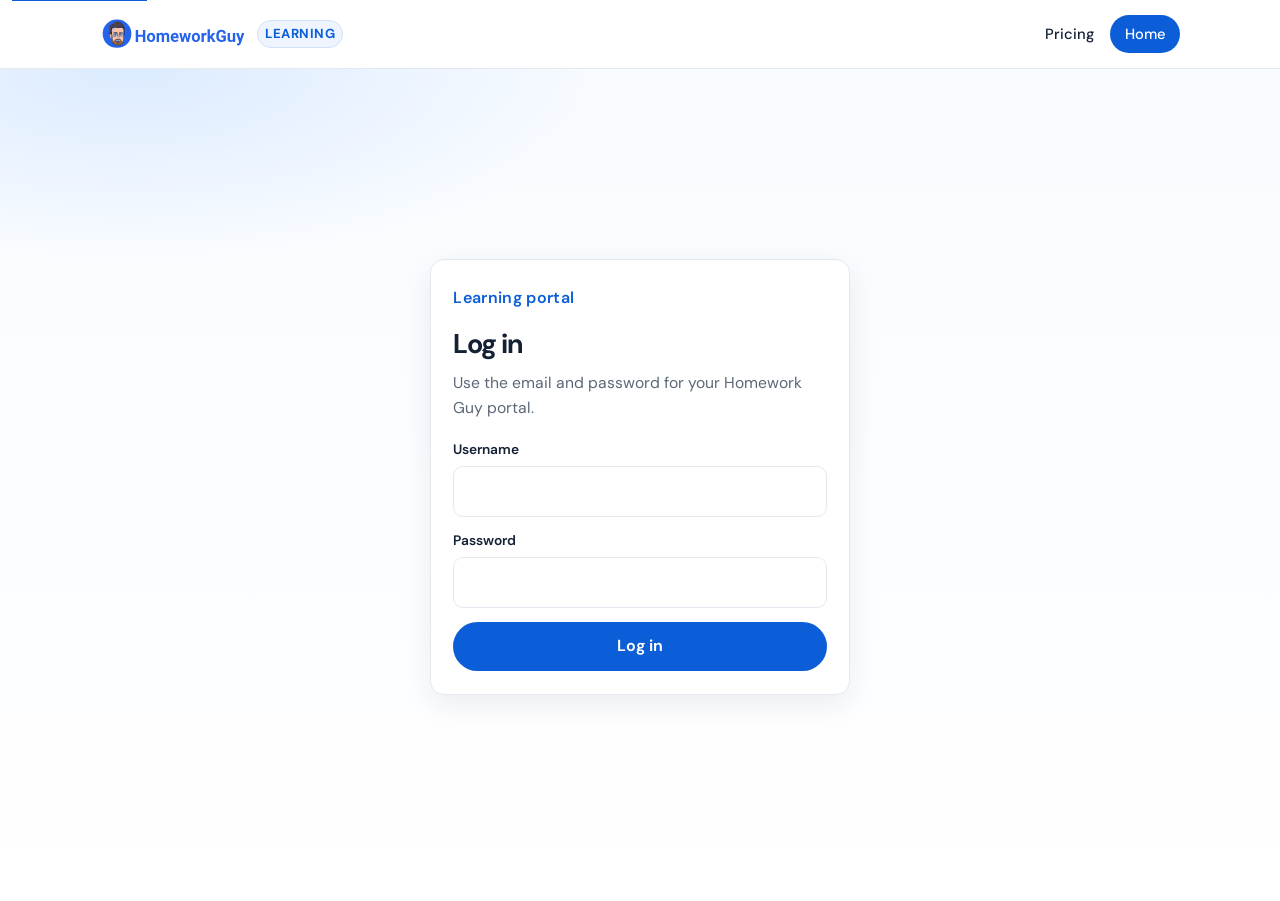
<file: login/index.html>
<!DOCTYPE html>
<html lang="en">
<head>
  <meta charset="utf-8" />
  <meta name="viewport" content="width=device-width, initial-scale=1" />
  <title>Log in | Homework Guy</title>
  <meta name="description" content="Log in to the Homework Guy learning portal." />
  <meta name="robots" content="noindex" />
  <link rel="canonical" href="https://homeworkguy.app/login" />
  <link rel="icon" href="../assets/favicon.ico" />
  <link rel="apple-touch-icon" href="../assets/apple-touch-icon.png" />
  <link rel="preconnect" href="https://fonts.googleapis.com" />
  <link rel="preconnect" href="https://fonts.gstatic.com" crossorigin />
  <link href="https://fonts.googleapis.com/css2?family=DM+Sans:ital,opsz,wght@0,9..40,400;0,9..40,500;0,9..40,600;0,9..40,700&display=swap" rel="stylesheet" />
  <link rel="stylesheet" href="../styles.css?v=20260926c" />
</head>
<body class="login-page">
  <a class="skip-link" href="#main">Skip to content</a>

  <header class="site-header">
    <div class="wrap header-inner">
      <a class="brand" href="../index.html" aria-label="Homework Guy home">
        <img src="../assets/logo.svg" alt="" width="160" height="40" />
        <span>Learning</span>
      </a>
      <nav class="nav" aria-label="Page">
        <a href="../index.html#pricing">Pricing</a>
        <a href="../index.html" class="nav-cta">Home</a>
      </nav>
    </div>
  </header>

  <main id="main" class="login-main">
    <section class="login-card" aria-labelledby="login-title">
      <p class="eyebrow">Learning portal</p>
      <h1 id="login-title">Log in</h1>
      <p class="lede">Use the email and password for your Homework Guy portal.</p>
      <form class="login-form" id="login-form" action="#" onsubmit="event.preventDefault(); document.getElementById('login-error').hidden = false; return false;">
        <label>
          Username
          <input type="text" name="username" autocomplete="username" required />
        </label>
        <label>
          Password
          <input type="password" name="password" autocomplete="current-password" required />
        </label>
        <p class="login-error" id="login-error" role="alert" hidden>Incorrect username or password.</p>
        <button type="submit" class="btn btn-primary btn-block">Log in</button>
      </form>
    </section>
  </main>

  <script>
    (function () {
      var form = document.getElementById("login-form");
      var error = document.getElementById("login-error");
      if (!form || !error) return;
      form.addEventListener("submit", function (event) {
        event.preventDefault();
        error.hidden = false;
        return false;
      });
    })();
  </script>
</body>
</html>
</file>
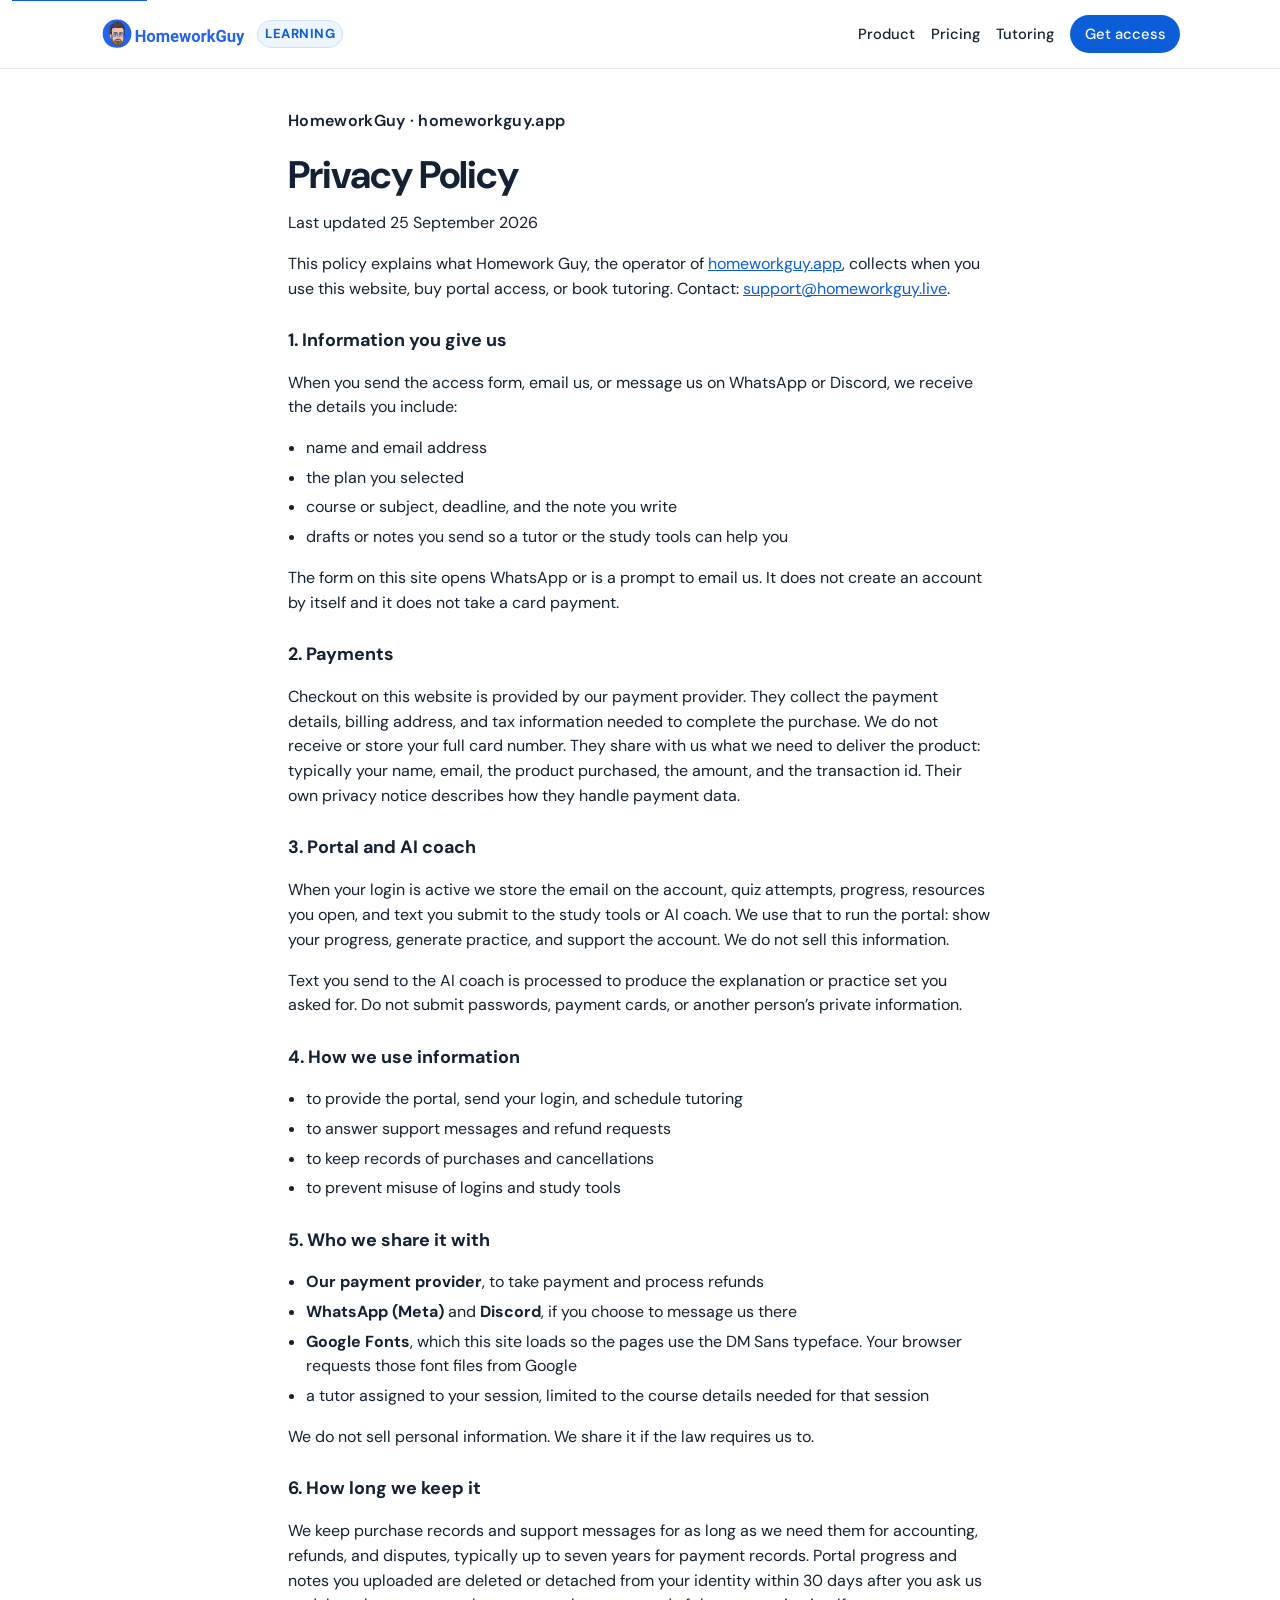
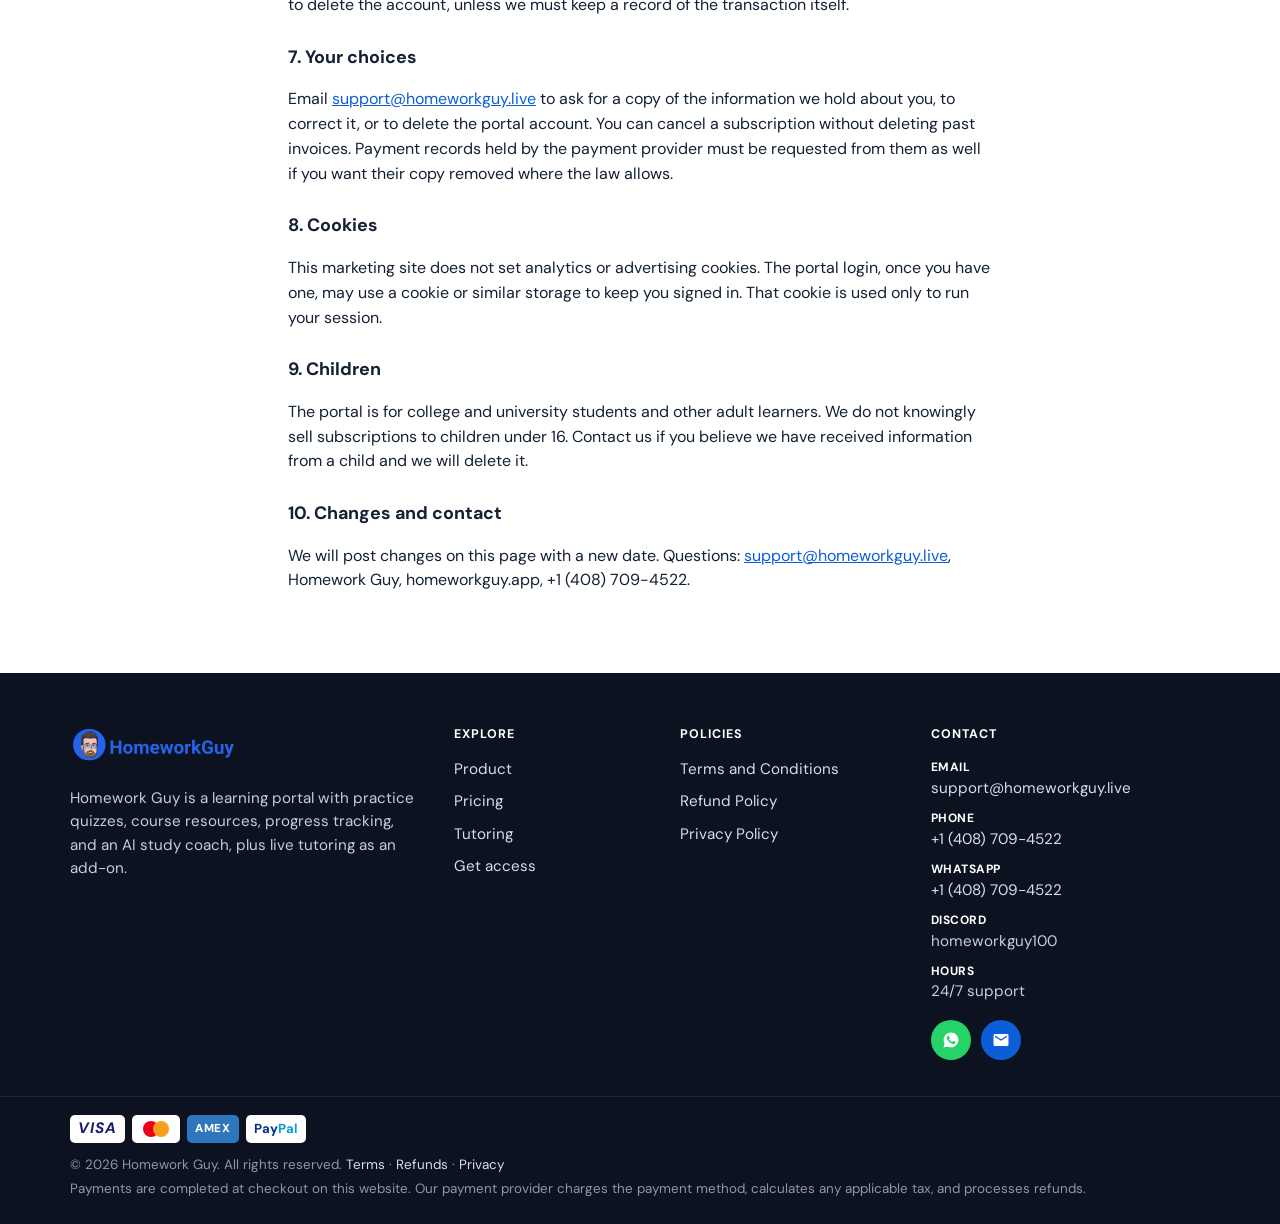
<file: privacy.html>
<!DOCTYPE html>
<html lang="en">
<head>
  <meta charset="utf-8" />
  <meta name="viewport" content="width=device-width, initial-scale=1" />
  <title>Privacy Policy | HomeworkGuy</title>
  <meta name="description" content="What HomeworkGuy collects when you request a learning portal subscription or tutoring session, and how checkout payments are handled." />
  <link rel="canonical" href="https://homeworkguy.app/privacy.html" />
  <link rel="icon" href="assets/favicon.ico" />
  <link rel="apple-touch-icon" href="assets/apple-touch-icon.png" />
  <link rel="preconnect" href="https://fonts.googleapis.com" />
  <link rel="preconnect" href="https://fonts.gstatic.com" crossorigin />
  <link href="https://fonts.googleapis.com/css2?family=DM+Sans:ital,opsz,wght@0,9..40,400;0,9..40,500;0,9..40,600;0,9..40,700&display=swap" rel="stylesheet" />
  <link rel="stylesheet" href="styles.css?v=20260925b" />
</head>
<body>
  <a class="skip-link" href="#main">Skip to content</a>
  <header class="site-header">
    <div class="wrap header-inner">
      <a class="brand" href="index.html" aria-label="HomeworkGuy home">
        <img src="assets/logo.svg" alt="" width="160" height="40" />
        <span>Learning</span>
      </a>
      <button class="nav-toggle" type="button" aria-expanded="false" aria-controls="site-nav">Menu</button>
      <nav class="nav" id="site-nav" aria-label="Page">
        <a href="index.html#product">Product</a>
        <a href="index.html#pricing">Pricing</a>
        <a href="index.html#tutoring">Tutoring</a>
        <a href="index.html#quote" class="nav-cta">Get access</a>
      </nav>
    </div>
  </header>

  <main id="main" class="legal">
    <div class="wrap legal-inner">
      <p class="eyebrow">HomeworkGuy · homeworkguy.app</p>
      <h1>Privacy Policy</h1>
      <p class="updated">Last updated 25 September 2026</p>
      <p>This policy explains what Homework Guy, the operator of <a href="https://homeworkguy.app">homeworkguy.app</a>, collects when you use this website, buy portal access, or book tutoring. Contact: <a href="mailto:support@homeworkguy.live">support@homeworkguy.live</a>.</p>

      <h2>1. Information you give us</h2>
      <p>When you send the access form, email us, or message us on WhatsApp or Discord, we receive the details you include:</p>
      <ul>
        <li>name and email address</li>
        <li>the plan you selected</li>
        <li>course or subject, deadline, and the note you write</li>
        <li>drafts or notes you send so a tutor or the study tools can help you</li>
      </ul>
      <p>The form on this site opens WhatsApp or is a prompt to email us. It does not create an account by itself and it does not take a card payment.</p>

      <h2>2. Payments</h2>
      <p>Checkout on this website is provided by our payment provider. They collect the payment details, billing address, and tax information needed to complete the purchase. We do not receive or store your full card number. They share with us what we need to deliver the product: typically your name, email, the product purchased, the amount, and the transaction id. Their own privacy notice describes how they handle payment data.</p>

      <h2>3. Portal and AI coach</h2>
      <p>When your login is active we store the email on the account, quiz attempts, progress, resources you open, and text you submit to the study tools or AI coach. We use that to run the portal: show your progress, generate practice, and support the account. We do not sell this information.</p>
      <p>Text you send to the AI coach is processed to produce the explanation or practice set you asked for. Do not submit passwords, payment cards, or another person’s private information.</p>

      <h2>4. How we use information</h2>
      <ul>
        <li>to provide the portal, send your login, and schedule tutoring</li>
        <li>to answer support messages and refund requests</li>
        <li>to keep records of purchases and cancellations</li>
        <li>to prevent misuse of logins and study tools</li>
      </ul>

      <h2>5. Who we share it with</h2>
      <ul>
        <li><strong>Our payment provider</strong>, to take payment and process refunds</li>
        <li><strong>WhatsApp (Meta)</strong> and <strong>Discord</strong>, if you choose to message us there</li>
        <li><strong>Google Fonts</strong>, which this site loads so the pages use the DM Sans typeface. Your browser requests those font files from Google</li>
        <li>a tutor assigned to your session, limited to the course details needed for that session</li>
      </ul>
      <p>We do not sell personal information. We share it if the law requires us to.</p>

      <h2>6. How long we keep it</h2>
      <p>We keep purchase records and support messages for as long as we need them for accounting, refunds, and disputes, typically up to seven years for payment records. Portal progress and notes you uploaded are deleted or detached from your identity within 30 days after you ask us to delete the account, unless we must keep a record of the transaction itself.</p>

      <h2>7. Your choices</h2>
      <p>Email <a href="mailto:support@homeworkguy.live">support@homeworkguy.live</a> to ask for a copy of the information we hold about you, to correct it, or to delete the portal account. You can cancel a subscription without deleting past invoices. Payment records held by the payment provider must be requested from them as well if you want their copy removed where the law allows.</p>

      <h2>8. Cookies</h2>
      <p>This marketing site does not set analytics or advertising cookies. The portal login, once you have one, may use a cookie or similar storage to keep you signed in. That cookie is used only to run your session.</p>

      <h2>9. Children</h2>
      <p>The portal is for college and university students and other adult learners. We do not knowingly sell subscriptions to children under 16. Contact us if you believe we have received information from a child and we will delete it.</p>

      <h2>10. Changes and contact</h2>
      <p>We will post changes on this page with a new date. Questions: <a href="mailto:support@homeworkguy.live">support@homeworkguy.live</a>, Homework Guy, homeworkguy.app, +1 (408) 709-4522.</p>
    </div>
  </main>

  <footer class="site-footer">
    <div class="footer-grid">
      <div>
        <a class="footer-logo" href="index.html" aria-label="HomeworkGuy home">
          <img src="assets/logo.svg" alt="" width="168" height="40" />
        </a>
        <p>Homework Guy is a learning portal with practice quizzes, course resources, progress tracking, and an AI study coach, plus live tutoring as an add-on.</p>
      </div>
      <div>
        <h2>Explore</h2>
        <ul>
          <li><a href="index.html#product">Product</a></li>
          <li><a href="index.html#pricing">Pricing</a></li>
          <li><a href="index.html#tutoring">Tutoring</a></li>
          <li><a href="index.html#quote">Get access</a></li>
        </ul>
      </div>
      <div>
        <h2>Policies</h2>
        <ul>
          <li><a href="terms.html">Terms and Conditions</a></li>
          <li><a href="refunds.html">Refund Policy</a></li>
          <li><a href="privacy.html">Privacy Policy</a></li>
        </ul>
      </div>
      <div>
        <h2>Contact</h2>
        <ul class="footer-contact">
          <li><span>Email</span> <a href="mailto:support@homeworkguy.live">support@homeworkguy.live</a></li>
          <li><span>Phone</span> <a href="tel:+14087094522">+1 (408) 709-4522</a></li>
          <li><span>WhatsApp</span> <a href="https://wa.me/14087094522" target="_blank" rel="noopener">+1 (408) 709-4522</a></li>
          <li><span>Discord</span> homeworkguy100</li>
          <li><span>Hours</span> 24/7 support</li>
        </ul>
        <div class="footer-social">
          <a class="soc soc-wa" href="https://wa.me/14087094522" target="_blank" rel="noopener" aria-label="WhatsApp">
            <svg viewBox="0 0 24 24" width="18" height="18" aria-hidden="true"><path fill="currentColor" d="M12.04 2C6.58 2 2.15 6.4 2.15 11.83c0 1.74.46 3.44 1.34 4.94L2 22l5.39-1.41a10 10 0 0 0 4.65 1.18h.01c5.46 0 9.89-4.4 9.89-9.83C21.94 6.4 17.5 2 12.04 2zm5.76 13.95c-.24.68-1.4 1.25-1.94 1.33-.5.07-1.12.1-1.81-.11-.41-.13-.95-.31-1.63-.61-2.87-1.24-4.74-4.13-4.88-4.32-.14-.19-1.15-1.53-1.15-2.92s.73-2.07 1-2.35c.24-.28.64-.41 1.02-.41.12 0 .23 0 .33.01.3.01.44-.02.67.51.24.57.82 1.98.89 2.12.07.14.12.31.02.5-.09.19-.14.31-.28.48-.14.16-.29.37-.42.49-.14.14-.28.29-.12.56.16.28.72 1.19 1.55 1.93 1.07.95 1.96 1.25 2.24 1.39.28.14.44.12.6-.07.16-.19.7-.81.88-1.09.19-.28.37-.23.62-.14.26.09 1.62.76 1.9.9.28.14.46.21.53.33.07.12.07.68-.17 1.36z"/></svg>
          </a>
          <a class="soc soc-mail" href="mailto:support@homeworkguy.live" aria-label="Email">
            <svg viewBox="0 0 24 24" width="18" height="18" aria-hidden="true"><path fill="currentColor" d="M20 4H4a2 2 0 0 0-2 2v12a2 2 0 0 0 2 2h16a2 2 0 0 0 2-2V6a2 2 0 0 0-2-2zm0 4-8 5L4 8V6l8 5 8-5v2z"/></svg>
          </a>
        </div>
      </div>
    </div>
    <div class="footer-bottom">
      <div class="footer-bottom-inner">
        <ul class="pay-methods" aria-label="Payment methods">
          <li class="pay pay-visa"><span>VISA</span></li>
          <li class="pay pay-mc" aria-label="Mastercard"><span class="mc-l"></span><span class="mc-r"></span></li>
          <li class="pay pay-amex" aria-label="American Express"><span>AMEX</span></li>
          <li class="pay pay-paypal" aria-label="PayPal"><span class="pp-a">Pay</span><span class="pp-b">Pal</span></li>
        </ul>
        <p>© 2026 Homework Guy. All rights reserved. <a href="terms.html">Terms</a> · <a href="refunds.html">Refunds</a> · <a href="privacy.html">Privacy</a></p>
        <p>Payments are completed at checkout on this website. Our payment provider charges the payment method, calculates any applicable tax, and processes refunds.</p>
      </div>
    </div>
  </footer>
  <script src="script.js?v=20260925b"></script>
</body>
</html>
</file>
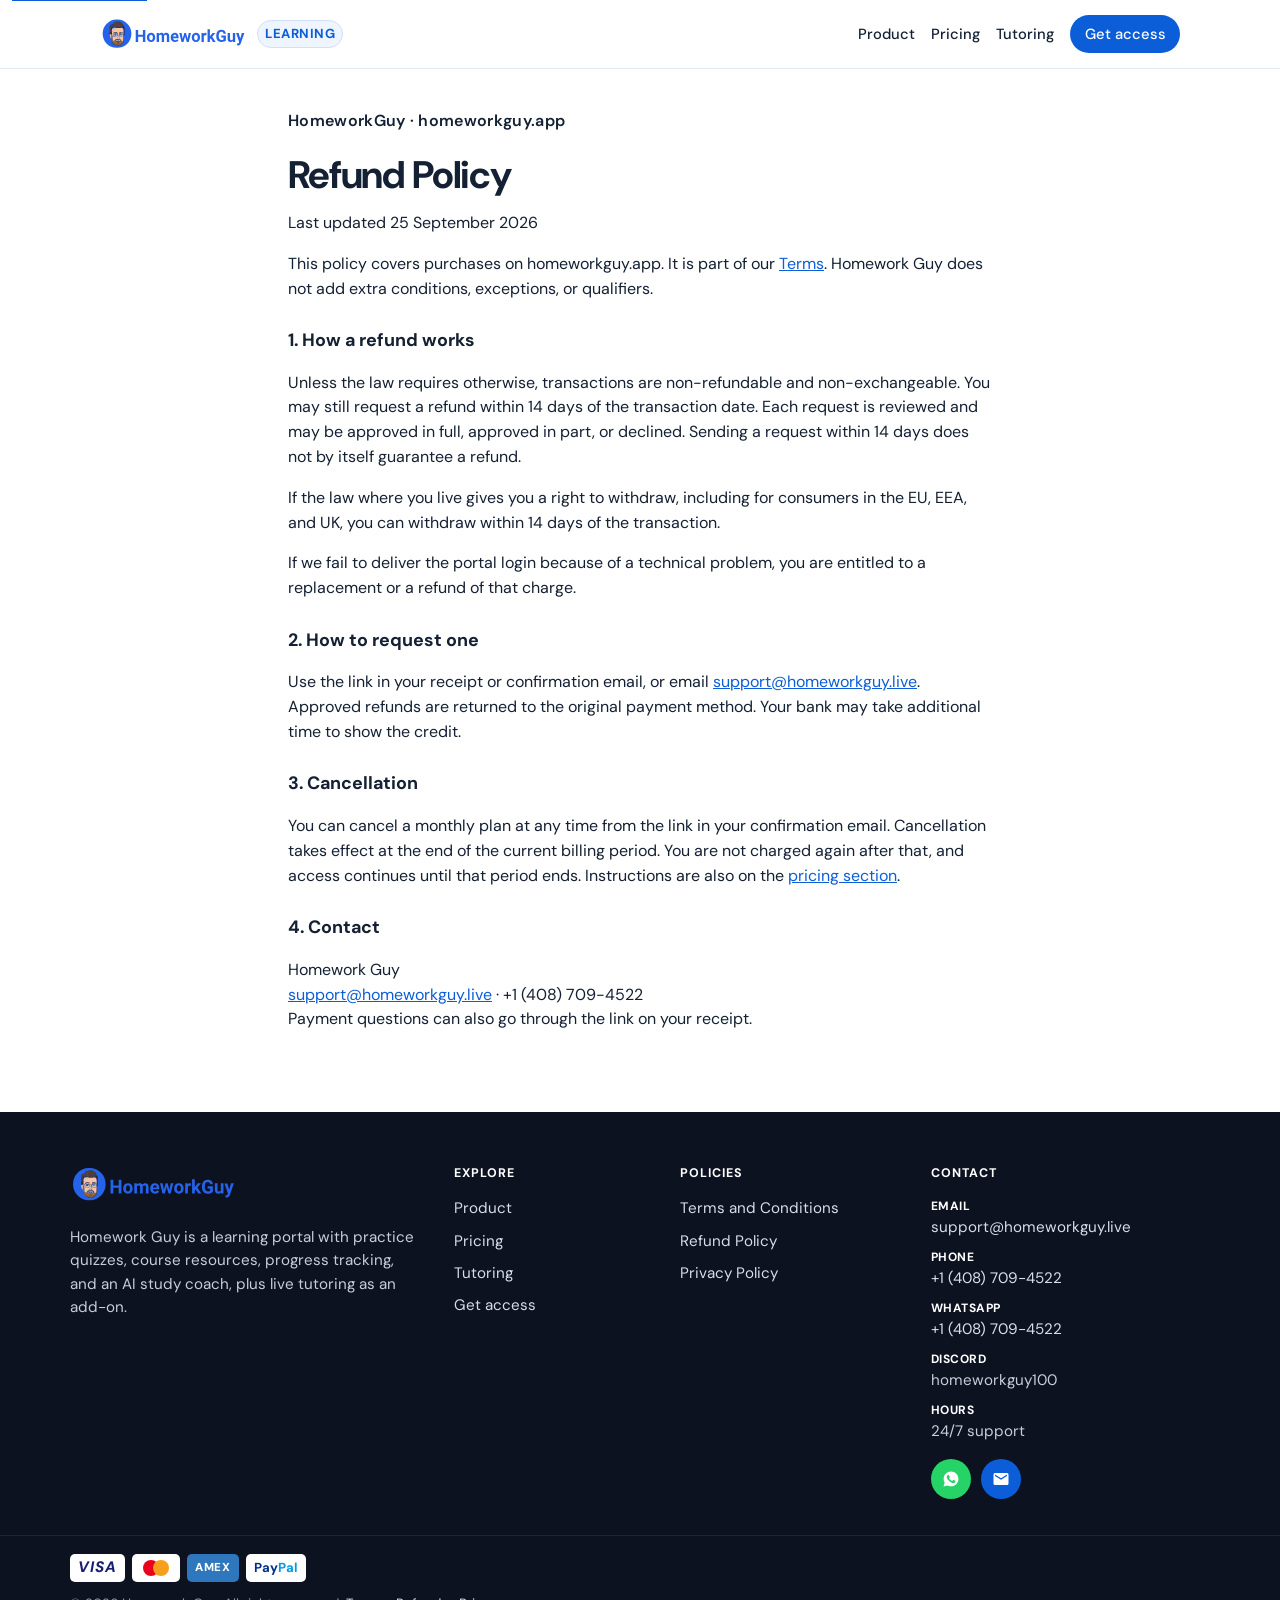
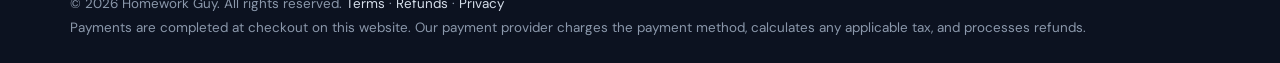
<file: refunds.html>
<!DOCTYPE html>
<html lang="en">
<head>
  <meta charset="utf-8" />
  <meta name="viewport" content="width=device-width, initial-scale=1" />
  <title>Refund Policy | HomeworkGuy</title>
  <meta name="description" content="Refunds for Homework Guy purchases. You can request a refund within 14 days. No extra conditions are added." />
  <link rel="canonical" href="https://homeworkguy.app/refunds.html" />
  <link rel="icon" href="assets/favicon.ico" />
  <link rel="apple-touch-icon" href="assets/apple-touch-icon.png" />
  <link rel="preconnect" href="https://fonts.googleapis.com" />
  <link rel="preconnect" href="https://fonts.gstatic.com" crossorigin />
  <link href="https://fonts.googleapis.com/css2?family=DM+Sans:ital,opsz,wght@0,9..40,400;0,9..40,500;0,9..40,600;0,9..40,700&display=swap" rel="stylesheet" />
  <link rel="stylesheet" href="styles.css?v=20260925b" />
</head>
<body>
  <a class="skip-link" href="#main">Skip to content</a>
  <header class="site-header">
    <div class="wrap header-inner">
      <a class="brand" href="index.html" aria-label="HomeworkGuy home">
        <img src="assets/logo.svg" alt="" width="160" height="40" />
        <span>Learning</span>
      </a>
      <button class="nav-toggle" type="button" aria-expanded="false" aria-controls="site-nav">Menu</button>
      <nav class="nav" id="site-nav" aria-label="Page">
        <a href="index.html#product">Product</a>
        <a href="index.html#pricing">Pricing</a>
        <a href="index.html#tutoring">Tutoring</a>
        <a href="index.html#quote" class="nav-cta">Get access</a>
      </nav>
    </div>
  </header>

  <main id="main" class="legal">
    <div class="wrap legal-inner">
      <p class="eyebrow">HomeworkGuy · homeworkguy.app</p>
      <h1>Refund Policy</h1>
      <p class="updated">Last updated 25 September 2026</p>
      <p>This policy covers purchases on homeworkguy.app. It is part of our <a href="terms.html">Terms</a>. Homework Guy does not add extra conditions, exceptions, or qualifiers.</p>

      <h2>1. How a refund works</h2>
      <p>Unless the law requires otherwise, transactions are non-refundable and non-exchangeable. You may still request a refund within 14 days of the transaction date. Each request is reviewed and may be approved in full, approved in part, or declined. Sending a request within 14 days does not by itself guarantee a refund.</p>
      <p>If the law where you live gives you a right to withdraw, including for consumers in the EU, EEA, and UK, you can withdraw within 14 days of the transaction.</p>
      <p>If we fail to deliver the portal login because of a technical problem, you are entitled to a replacement or a refund of that charge.</p>

      <h2>2. How to request one</h2>
      <p>Use the link in your receipt or confirmation email, or email <a href="mailto:support@homeworkguy.live">support@homeworkguy.live</a>. Approved refunds are returned to the original payment method. Your bank may take additional time to show the credit.</p>

      <h2>3. Cancellation</h2>
      <p>You can cancel a monthly plan at any time from the link in your confirmation email. Cancellation takes effect at the end of the current billing period. You are not charged again after that, and access continues until that period ends. Instructions are also on the <a href="index.html#pricing">pricing section</a>.</p>

      <h2>4. Contact</h2>
      <p>Homework Guy<br />
      <a href="mailto:support@homeworkguy.live">support@homeworkguy.live</a> · +1 (408) 709-4522<br />
      Payment questions can also go through the link on your receipt.</p>
    </div>
  </main>

  <footer class="site-footer">
    <div class="footer-grid">
      <div>
        <a class="footer-logo" href="index.html" aria-label="HomeworkGuy home">
          <img src="assets/logo.svg" alt="" width="168" height="40" />
        </a>
        <p>Homework Guy is a learning portal with practice quizzes, course resources, progress tracking, and an AI study coach, plus live tutoring as an add-on.</p>
      </div>
      <div>
        <h2>Explore</h2>
        <ul>
          <li><a href="index.html#product">Product</a></li>
          <li><a href="index.html#pricing">Pricing</a></li>
          <li><a href="index.html#tutoring">Tutoring</a></li>
          <li><a href="index.html#quote">Get access</a></li>
        </ul>
      </div>
      <div>
        <h2>Policies</h2>
        <ul>
          <li><a href="terms.html">Terms and Conditions</a></li>
          <li><a href="refunds.html">Refund Policy</a></li>
          <li><a href="privacy.html">Privacy Policy</a></li>
        </ul>
      </div>
      <div>
        <h2>Contact</h2>
        <ul class="footer-contact">
          <li><span>Email</span> <a href="mailto:support@homeworkguy.live">support@homeworkguy.live</a></li>
          <li><span>Phone</span> <a href="tel:+14087094522">+1 (408) 709-4522</a></li>
          <li><span>WhatsApp</span> <a href="https://wa.me/14087094522" target="_blank" rel="noopener">+1 (408) 709-4522</a></li>
          <li><span>Discord</span> homeworkguy100</li>
          <li><span>Hours</span> 24/7 support</li>
        </ul>
        <div class="footer-social">
          <a class="soc soc-wa" href="https://wa.me/14087094522" target="_blank" rel="noopener" aria-label="WhatsApp">
            <svg viewBox="0 0 24 24" width="18" height="18" aria-hidden="true"><path fill="currentColor" d="M12.04 2C6.58 2 2.15 6.4 2.15 11.83c0 1.74.46 3.44 1.34 4.94L2 22l5.39-1.41a10 10 0 0 0 4.65 1.18h.01c5.46 0 9.89-4.4 9.89-9.83C21.94 6.4 17.5 2 12.04 2zm5.76 13.95c-.24.68-1.4 1.25-1.94 1.33-.5.07-1.12.1-1.81-.11-.41-.13-.95-.31-1.63-.61-2.87-1.24-4.74-4.13-4.88-4.32-.14-.19-1.15-1.53-1.15-2.92s.73-2.07 1-2.35c.24-.28.64-.41 1.02-.41.12 0 .23 0 .33.01.3.01.44-.02.67.51.24.57.82 1.98.89 2.12.07.14.12.31.02.5-.09.19-.14.31-.28.48-.14.16-.29.37-.42.49-.14.14-.28.29-.12.56.16.28.72 1.19 1.55 1.93 1.07.95 1.96 1.25 2.24 1.39.28.14.44.12.6-.07.16-.19.7-.81.88-1.09.19-.28.37-.23.62-.14.26.09 1.62.76 1.9.9.28.14.46.21.53.33.07.12.07.68-.17 1.36z"/></svg>
          </a>
          <a class="soc soc-mail" href="mailto:support@homeworkguy.live" aria-label="Email">
            <svg viewBox="0 0 24 24" width="18" height="18" aria-hidden="true"><path fill="currentColor" d="M20 4H4a2 2 0 0 0-2 2v12a2 2 0 0 0 2 2h16a2 2 0 0 0 2-2V6a2 2 0 0 0-2-2zm0 4-8 5L4 8V6l8 5 8-5v2z"/></svg>
          </a>
        </div>
      </div>
    </div>
    <div class="footer-bottom">
      <div class="footer-bottom-inner">
        <ul class="pay-methods" aria-label="Payment methods">
          <li class="pay pay-visa"><span>VISA</span></li>
          <li class="pay pay-mc" aria-label="Mastercard"><span class="mc-l"></span><span class="mc-r"></span></li>
          <li class="pay pay-amex" aria-label="American Express"><span>AMEX</span></li>
          <li class="pay pay-paypal" aria-label="PayPal"><span class="pp-a">Pay</span><span class="pp-b">Pal</span></li>
        </ul>
        <p>© 2026 Homework Guy. All rights reserved. <a href="terms.html">Terms</a> · <a href="refunds.html">Refunds</a> · <a href="privacy.html">Privacy</a></p>
        <p>Payments are completed at checkout on this website. Our payment provider charges the payment method, calculates any applicable tax, and processes refunds.</p>
      </div>
    </div>
  </footer>
  <script src="script.js?v=20260925b"></script>
</body>
</html>
</file>
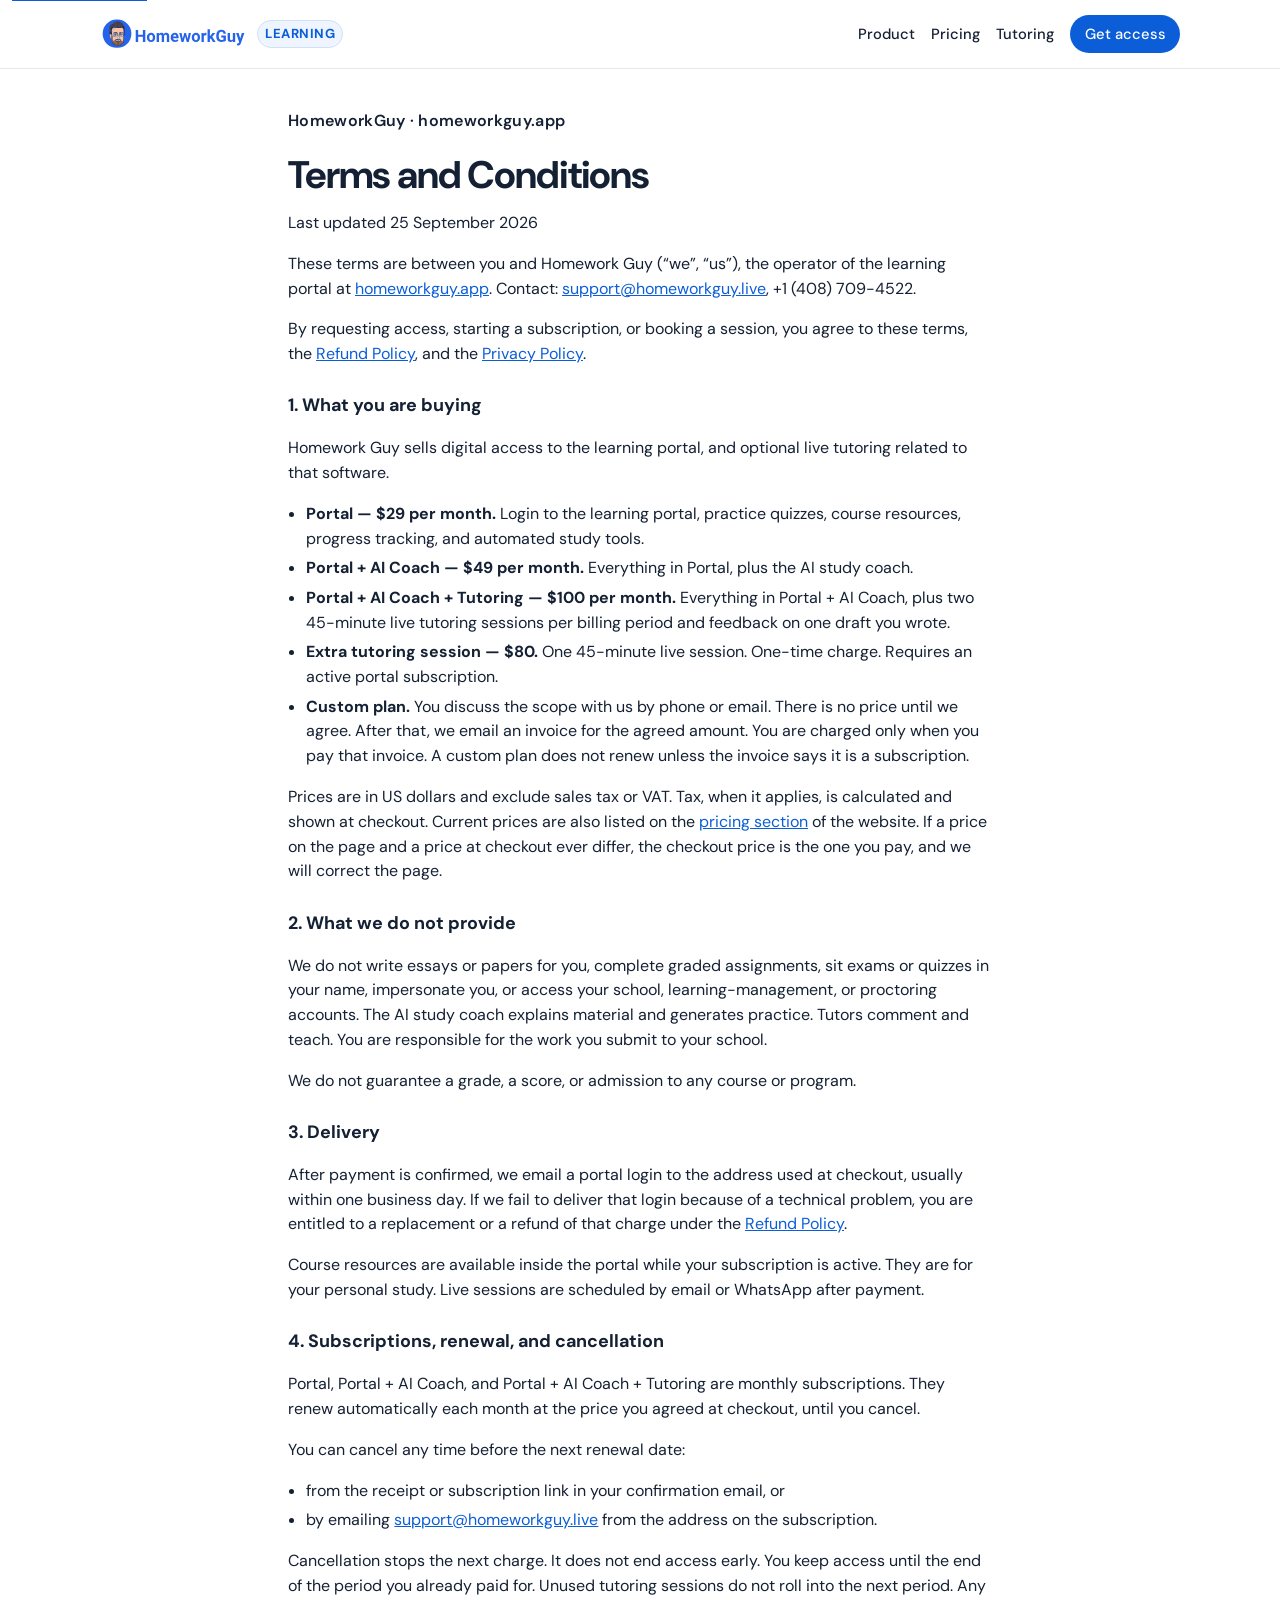
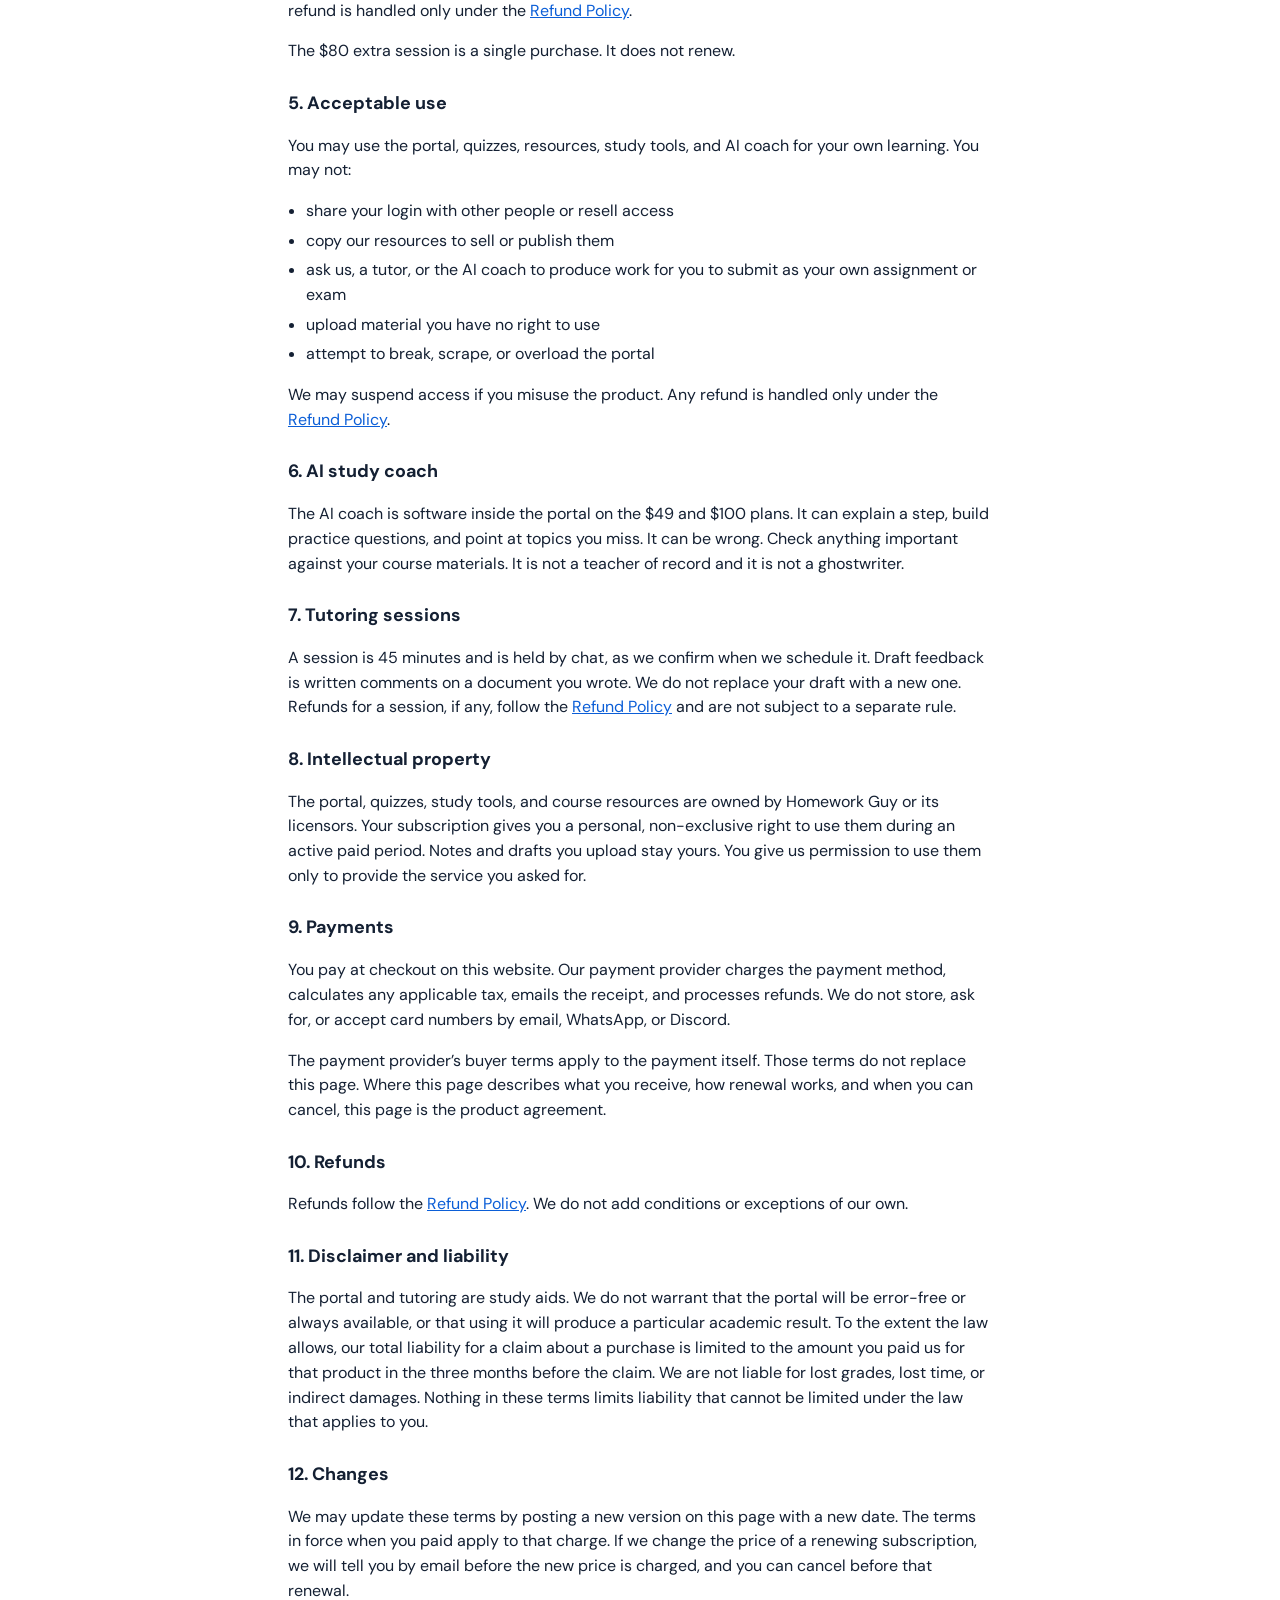
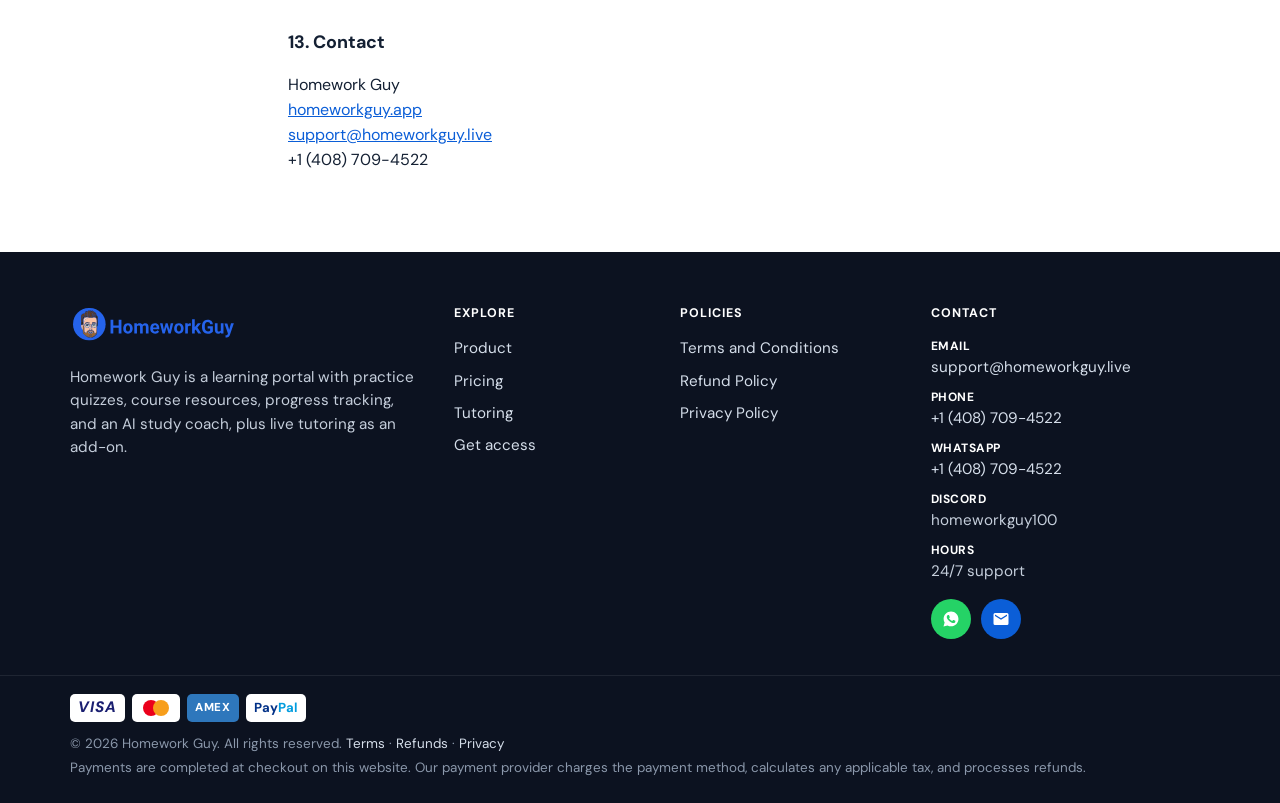
<file: terms.html>
<!DOCTYPE html>
<html lang="en">
<head>
  <meta charset="utf-8" />
  <meta name="viewport" content="width=device-width, initial-scale=1" />
  <title>Terms and Conditions | HomeworkGuy</title>
  <meta name="description" content="Terms for HomeworkGuy learning portal subscriptions, AI study coach access, and related tutoring sessions." />
  <link rel="canonical" href="https://homeworkguy.app/terms.html" />
  <link rel="icon" href="assets/favicon.ico" />
  <link rel="apple-touch-icon" href="assets/apple-touch-icon.png" />
  <link rel="preconnect" href="https://fonts.googleapis.com" />
  <link rel="preconnect" href="https://fonts.gstatic.com" crossorigin />
  <link href="https://fonts.googleapis.com/css2?family=DM+Sans:ital,opsz,wght@0,9..40,400;0,9..40,500;0,9..40,600;0,9..40,700&display=swap" rel="stylesheet" />
  <link rel="stylesheet" href="styles.css?v=20260925b" />
</head>
<body>
  <a class="skip-link" href="#main">Skip to content</a>
  <header class="site-header">
    <div class="wrap header-inner">
      <a class="brand" href="index.html" aria-label="HomeworkGuy home">
        <img src="assets/logo.svg" alt="" width="160" height="40" />
        <span>Learning</span>
      </a>
      <button class="nav-toggle" type="button" aria-expanded="false" aria-controls="site-nav">Menu</button>
      <nav class="nav" id="site-nav" aria-label="Page">
        <a href="index.html#product">Product</a>
        <a href="index.html#pricing">Pricing</a>
        <a href="index.html#tutoring">Tutoring</a>
        <a href="index.html#quote" class="nav-cta">Get access</a>
      </nav>
    </div>
  </header>

  <main id="main" class="legal">
    <div class="wrap legal-inner">
      <p class="eyebrow">HomeworkGuy · homeworkguy.app</p>
      <h1>Terms and Conditions</h1>
      <p class="updated">Last updated 25 September 2026</p>
      <p>These terms are between you and Homework Guy (“we”, “us”), the operator of the learning portal at <a href="https://homeworkguy.app">homeworkguy.app</a>. Contact: <a href="mailto:support@homeworkguy.live">support@homeworkguy.live</a>, +1 (408) 709-4522.</p>
      <p>By requesting access, starting a subscription, or booking a session, you agree to these terms, the <a href="refunds.html">Refund Policy</a>, and the <a href="privacy.html">Privacy Policy</a>.</p>

      <h2>1. What you are buying</h2>
      <p>Homework Guy sells digital access to the learning portal, and optional live tutoring related to that software.</p>
      <ul>
        <li><strong>Portal — $29 per month.</strong> Login to the learning portal, practice quizzes, course resources, progress tracking, and automated study tools.</li>
        <li><strong>Portal + AI Coach — $49 per month.</strong> Everything in Portal, plus the AI study coach.</li>
        <li><strong>Portal + AI Coach + Tutoring — $100 per month.</strong> Everything in Portal + AI Coach, plus two 45-minute live tutoring sessions per billing period and feedback on one draft you wrote.</li>
        <li><strong>Extra tutoring session — $80.</strong> One 45-minute live session. One-time charge. Requires an active portal subscription.</li>
        <li><strong>Custom plan.</strong> You discuss the scope with us by phone or email. There is no price until we agree. After that, we email an invoice for the agreed amount. You are charged only when you pay that invoice. A custom plan does not renew unless the invoice says it is a subscription.</li>
      </ul>
      <p>Prices are in US dollars and exclude sales tax or VAT. Tax, when it applies, is calculated and shown at checkout. Current prices are also listed on the <a href="index.html#pricing">pricing section</a> of the website. If a price on the page and a price at checkout ever differ, the checkout price is the one you pay, and we will correct the page.</p>

      <h2>2. What we do not provide</h2>
      <p>We do not write essays or papers for you, complete graded assignments, sit exams or quizzes in your name, impersonate you, or access your school, learning-management, or proctoring accounts. The AI study coach explains material and generates practice. Tutors comment and teach. You are responsible for the work you submit to your school.</p>
      <p>We do not guarantee a grade, a score, or admission to any course or program.</p>

      <h2>3. Delivery</h2>
      <p>After payment is confirmed, we email a portal login to the address used at checkout, usually within one business day. If we fail to deliver that login because of a technical problem, you are entitled to a replacement or a refund of that charge under the <a href="refunds.html">Refund Policy</a>.</p>
      <p>Course resources are available inside the portal while your subscription is active. They are for your personal study. Live sessions are scheduled by email or WhatsApp after payment.</p>

      <h2>4. Subscriptions, renewal, and cancellation</h2>
      <p>Portal, Portal + AI Coach, and Portal + AI Coach + Tutoring are monthly subscriptions. They renew automatically each month at the price you agreed at checkout, until you cancel.</p>
      <p>You can cancel any time before the next renewal date:</p>
      <ul>
        <li>from the receipt or subscription link in your confirmation email, or</li>
        <li>by emailing <a href="mailto:support@homeworkguy.live">support@homeworkguy.live</a> from the address on the subscription.</li>
      </ul>
      <p>Cancellation stops the next charge. It does not end access early. You keep access until the end of the period you already paid for. Unused tutoring sessions do not roll into the next period. Any refund is handled only under the <a href="refunds.html">Refund Policy</a>.</p>
      <p>The $80 extra session is a single purchase. It does not renew.</p>

      <h2>5. Acceptable use</h2>
      <p>You may use the portal, quizzes, resources, study tools, and AI coach for your own learning. You may not:</p>
      <ul>
        <li>share your login with other people or resell access</li>
        <li>copy our resources to sell or publish them</li>
        <li>ask us, a tutor, or the AI coach to produce work for you to submit as your own assignment or exam</li>
        <li>upload material you have no right to use</li>
        <li>attempt to break, scrape, or overload the portal</li>
      </ul>
      <p>We may suspend access if you misuse the product. Any refund is handled only under the <a href="refunds.html">Refund Policy</a>.</p>

      <h2>6. AI study coach</h2>
      <p>The AI coach is software inside the portal on the $49 and $100 plans. It can explain a step, build practice questions, and point at topics you miss. It can be wrong. Check anything important against your course materials. It is not a teacher of record and it is not a ghostwriter.</p>

      <h2>7. Tutoring sessions</h2>
      <p>A session is 45 minutes and is held by chat, as we confirm when we schedule it. Draft feedback is written comments on a document you wrote. We do not replace your draft with a new one. Refunds for a session, if any, follow the <a href="refunds.html">Refund Policy</a> and are not subject to a separate rule.</p>

      <h2>8. Intellectual property</h2>
      <p>The portal, quizzes, study tools, and course resources are owned by Homework Guy or its licensors. Your subscription gives you a personal, non-exclusive right to use them during an active paid period. Notes and drafts you upload stay yours. You give us permission to use them only to provide the service you asked for.</p>

      <h2>9. Payments</h2>
      <p>You pay at checkout on this website. Our payment provider charges the payment method, calculates any applicable tax, emails the receipt, and processes refunds. We do not store, ask for, or accept card numbers by email, WhatsApp, or Discord.</p>
      <p>The payment provider’s buyer terms apply to the payment itself. Those terms do not replace this page. Where this page describes what you receive, how renewal works, and when you can cancel, this page is the product agreement.</p>

      <h2>10. Refunds</h2>
      <p>Refunds follow the <a href="refunds.html">Refund Policy</a>. We do not add conditions or exceptions of our own.</p>

      <h2>11. Disclaimer and liability</h2>
      <p>The portal and tutoring are study aids. We do not warrant that the portal will be error-free or always available, or that using it will produce a particular academic result. To the extent the law allows, our total liability for a claim about a purchase is limited to the amount you paid us for that product in the three months before the claim. We are not liable for lost grades, lost time, or indirect damages. Nothing in these terms limits liability that cannot be limited under the law that applies to you.</p>

      <h2>12. Changes</h2>
      <p>We may update these terms by posting a new version on this page with a new date. The terms in force when you paid apply to that charge. If we change the price of a renewing subscription, we will tell you by email before the new price is charged, and you can cancel before that renewal.</p>

      <h2>13. Contact</h2>
      <p>Homework Guy<br />
      <a href="https://homeworkguy.app">homeworkguy.app</a><br />
      <a href="mailto:support@homeworkguy.live">support@homeworkguy.live</a><br />
      +1 (408) 709-4522</p>
    </div>
  </main>

  <footer class="site-footer">
    <div class="footer-grid">
      <div>
        <a class="footer-logo" href="index.html" aria-label="HomeworkGuy home">
          <img src="assets/logo.svg" alt="" width="168" height="40" />
        </a>
        <p>Homework Guy is a learning portal with practice quizzes, course resources, progress tracking, and an AI study coach, plus live tutoring as an add-on.</p>
      </div>
      <div>
        <h2>Explore</h2>
        <ul>
          <li><a href="index.html#product">Product</a></li>
          <li><a href="index.html#pricing">Pricing</a></li>
          <li><a href="index.html#tutoring">Tutoring</a></li>
          <li><a href="index.html#quote">Get access</a></li>
        </ul>
      </div>
      <div>
        <h2>Policies</h2>
        <ul>
          <li><a href="terms.html">Terms and Conditions</a></li>
          <li><a href="refunds.html">Refund Policy</a></li>
          <li><a href="privacy.html">Privacy Policy</a></li>
        </ul>
      </div>
      <div>
        <h2>Contact</h2>
        <ul class="footer-contact">
          <li><span>Email</span> <a href="mailto:support@homeworkguy.live">support@homeworkguy.live</a></li>
          <li><span>Phone</span> <a href="tel:+14087094522">+1 (408) 709-4522</a></li>
          <li><span>WhatsApp</span> <a href="https://wa.me/14087094522" target="_blank" rel="noopener">+1 (408) 709-4522</a></li>
          <li><span>Discord</span> homeworkguy100</li>
          <li><span>Hours</span> 24/7 support</li>
        </ul>
        <div class="footer-social">
          <a class="soc soc-wa" href="https://wa.me/14087094522" target="_blank" rel="noopener" aria-label="WhatsApp">
            <svg viewBox="0 0 24 24" width="18" height="18" aria-hidden="true"><path fill="currentColor" d="M12.04 2C6.58 2 2.15 6.4 2.15 11.83c0 1.74.46 3.44 1.34 4.94L2 22l5.39-1.41a10 10 0 0 0 4.65 1.18h.01c5.46 0 9.89-4.4 9.89-9.83C21.94 6.4 17.5 2 12.04 2zm5.76 13.95c-.24.68-1.4 1.25-1.94 1.33-.5.07-1.12.1-1.81-.11-.41-.13-.95-.31-1.63-.61-2.87-1.24-4.74-4.13-4.88-4.32-.14-.19-1.15-1.53-1.15-2.92s.73-2.07 1-2.35c.24-.28.64-.41 1.02-.41.12 0 .23 0 .33.01.3.01.44-.02.67.51.24.57.82 1.98.89 2.12.07.14.12.31.02.5-.09.19-.14.31-.28.48-.14.16-.29.37-.42.49-.14.14-.28.29-.12.56.16.28.72 1.19 1.55 1.93 1.07.95 1.96 1.25 2.24 1.39.28.14.44.12.6-.07.16-.19.7-.81.88-1.09.19-.28.37-.23.62-.14.26.09 1.62.76 1.9.9.28.14.46.21.53.33.07.12.07.68-.17 1.36z"/></svg>
          </a>
          <a class="soc soc-mail" href="mailto:support@homeworkguy.live" aria-label="Email">
            <svg viewBox="0 0 24 24" width="18" height="18" aria-hidden="true"><path fill="currentColor" d="M20 4H4a2 2 0 0 0-2 2v12a2 2 0 0 0 2 2h16a2 2 0 0 0 2-2V6a2 2 0 0 0-2-2zm0 4-8 5L4 8V6l8 5 8-5v2z"/></svg>
          </a>
        </div>
      </div>
    </div>
    <div class="footer-bottom">
      <div class="footer-bottom-inner">
        <ul class="pay-methods" aria-label="Payment methods">
          <li class="pay pay-visa"><span>VISA</span></li>
          <li class="pay pay-mc" aria-label="Mastercard"><span class="mc-l"></span><span class="mc-r"></span></li>
          <li class="pay pay-amex" aria-label="American Express"><span>AMEX</span></li>
          <li class="pay pay-paypal" aria-label="PayPal"><span class="pp-a">Pay</span><span class="pp-b">Pal</span></li>
        </ul>
        <p>© 2026 Homework Guy. All rights reserved. <a href="terms.html">Terms</a> · <a href="refunds.html">Refunds</a> · <a href="privacy.html">Privacy</a></p>
        <p>Payments are completed at checkout on this website. Our payment provider charges the payment method, calculates any applicable tax, and processes refunds.</p>
      </div>
    </div>
  </footer>
  <script src="script.js?v=20260925b"></script>
</body>
</html>
</file>
<file: styles.css>
:root {
  --blue: #0b5ed7;
  --blue-dark: #084298;
  --ink: #142033;
  --muted: #5b6778;
  --line: #e4e9f0;
  --bg: #f6f8fb;
  --card: #ffffff;
  --radius: 14px;
  --shadow: 0 10px 30px rgba(20, 32, 51, 0.08);
}

* { box-sizing: border-box; }
html { scroll-behavior: smooth; }
body {
  margin: 0;
  font-family: "DM Sans", system-ui, sans-serif;
  color: var(--ink);
  background: var(--card);
  line-height: 1.55;
}

img { max-width: 100%; height: auto; }
a { color: var(--blue); }
.wrap { width: min(1080px, calc(100% - 2rem)); margin: 0 auto; }
html, body { overflow-x: hidden; }

.skip-link {
  position: absolute;
  left: 12px;
  top: -40px;
  background: var(--blue);
  color: #fff;
  padding: 8px 12px;
  z-index: 100;
}
.skip-link:focus { top: 12px; }

.site-header {
  position: sticky;
  top: 0;
  z-index: 20;
  background: rgba(255, 255, 255, 0.92);
  backdrop-filter: blur(10px);
  border-bottom: 1px solid var(--line);
}
.nav-toggle {
  display: none;
  border: 1px solid var(--line);
  background: #fff;
  border-radius: 999px;
  padding: 0.45rem 0.8rem;
  font: inherit;
  font-weight: 650;
  cursor: pointer;
}
.header-inner {
  display: flex;
  align-items: center;
  justify-content: space-between;
  min-height: 68px;
  gap: 1rem;
}
.brand {
  display: flex;
  align-items: center;
  gap: 0.55rem;
  text-decoration: none;
  color: var(--ink);
  font-weight: 700;
}
.brand img { width: 148px; height: auto; }
.brand span {
  font-size: 0.82rem;
  letter-spacing: 0.04em;
  text-transform: uppercase;
  color: var(--blue);
  border: 1px solid #cfe0f8;
  background: #eef5ff;
  padding: 0.15rem 0.45rem;
  border-radius: 999px;
}
.nav { display: flex; align-items: center; gap: 0.85rem 1rem; flex-wrap: wrap; justify-content: flex-end; }
.nav a { text-decoration: none; color: var(--ink); font-weight: 500; font-size: 0.92rem; }
.nav a[aria-current="page"] { color: var(--blue); }
.nav-cta {
  background: var(--blue);
  color: #fff !important;
  padding: 0.5rem 0.9rem;
  border-radius: 999px;
}

.hero {
  padding: 3.5rem 0 3rem;
  background:
    radial-gradient(800px 320px at 10% 0%, #dcebff 0%, transparent 60%),
    linear-gradient(#f8fbff, #ffffff);
}
.hero-grid {
  display: grid;
  grid-template-columns: 1.3fr 0.7fr;
  gap: 2.5rem;
  align-items: start;
}
.eyebrow {
  color: var(--blue);
  font-weight: 600;
  margin: 0 0 0.75rem;
  letter-spacing: 0.02em;
}
.hero h1 {
  font-size: clamp(2rem, 4vw, 3.1rem);
  line-height: 1.15;
  margin: 0 0 1rem;
  letter-spacing: -0.03em;
}
.lede { font-size: 1.12rem; color: var(--muted); margin: 0 0 1.5rem; max-width: 36rem; }
.hero-actions { display: flex; flex-wrap: wrap; gap: 0.75rem; margin-bottom: 1.4rem; }
.hero-points {
  margin: 0;
  padding: 0;
  list-style: none;
  color: var(--muted);
  display: grid;
  gap: 0.35rem;
}
.hero-points li::before { content: "✓ "; color: var(--blue); font-weight: 700; }

.hero-card {
  background: var(--card);
  border: 1px solid var(--line);
  border-radius: var(--radius);
  box-shadow: var(--shadow);
  padding: 1.4rem 1.35rem 1.25rem;
}
.hero-card-kicker {
  margin: 0 0 0.7rem;
  font-size: 0.78rem;
  font-weight: 700;
  letter-spacing: 0.08em;
  text-transform: uppercase;
  color: var(--muted);
}
.hero-card ul { margin: 0 0 1.1rem; padding-left: 1.1rem; color: var(--ink); }
.hero-card li + li { margin-top: 0.4rem; }

.btn {
  display: inline-flex;
  align-items: center;
  justify-content: center;
  border: 0;
  border-radius: 999px;
  padding: 0.78rem 1.15rem;
  font: inherit;
  font-weight: 650;
  text-decoration: none;
  cursor: pointer;
}
.btn-primary { background: var(--blue); color: #fff; }
.btn-primary:hover { background: var(--blue-dark); }
.btn-ghost { background: #fff; color: var(--ink); border: 1px solid var(--line); }
.btn-block { width: 100%; }

.section { padding: 4rem 0; }
.section-alt { background: var(--bg); }
.section-head { text-align: center; max-width: 38rem; margin: 0 auto 2rem; }
.section-head.left { text-align: left; margin-left: 0; }
.section-head h2 { margin: 0 0 0.5rem; font-size: 1.85rem; letter-spacing: -0.03em; }
.section-head p { margin: 0; color: var(--muted); }

.cards {
  display: grid;
  grid-template-columns: repeat(3, 1fr);
  gap: 1rem;
}
.card {
  background: var(--card);
  border: 1px solid var(--line);
  border-radius: var(--radius);
  padding: 1.2rem 1.15rem;
}
.card h3 { margin: 0 0 0.4rem; font-size: 1.08rem; }
.card p { margin: 0; color: var(--muted); font-size: 0.96rem; }
.card ul, .buy-card ul, .price-card ul {
  margin: 0.8rem 0 0;
  padding-left: 1.1rem;
  color: var(--ink);
}
.card li + li, .buy-card li + li, .price-card li + li { margin-top: 0.35rem; }

.buy-grid {
  display: grid;
  grid-template-columns: 1fr 1fr;
  gap: 1rem;
}
.buy-card p { margin-top: 0.35rem; }
.pill {
  display: inline-block;
  margin: 0 0 0.7rem;
  padding: 0.15rem 0.5rem;
  border-radius: 999px;
  background: #eef5ff;
  color: var(--blue);
  font-size: 0.75rem;
  font-weight: 700;
  letter-spacing: 0.04em;
  text-transform: uppercase;
}
.pill-human { background: #f3f0ff; color: #5336b8; }

.notice {
  margin-top: 1.25rem;
  border: 1px solid var(--line);
  border-radius: var(--radius);
  background: #fff;
  padding: 1rem 1.15rem;
}
.notice p { margin: 0; }

.price-grid {
  display: grid;
  grid-template-columns: repeat(3, 1fr);
  gap: 1rem;
  align-items: stretch;
}
.price-card {
  background: #fff;
  border: 1px solid var(--line);
  border-radius: var(--radius);
  padding: 1.25rem 1.15rem 1.2rem;
  display: flex;
  flex-direction: column;
}
.price-card.featured { border-color: #9ec0f0; box-shadow: var(--shadow); }
.price-card h3 { margin: 0; font-size: 1.15rem; }
.price-amount {
  margin: 0.45rem 0 0.15rem;
  font-size: 2rem;
  font-weight: 700;
  letter-spacing: -0.03em;
}
.price-amount span { font-size: 1rem; font-weight: 500; color: var(--muted); }
.price-renew { margin: 0 0 0.2rem; color: var(--ink); font-size: 0.92rem; }
.price-card ul { flex: 1; margin-bottom: 1rem; }
.price-card .btn { margin-top: auto; }
.price-card-custom { grid-column: 1 / -1; }
.price-card-custom .price-amount { font-size: 1.7rem; }
.price-card-custom ul { margin-bottom: 0; }
@media (min-width: 801px) {
  .price-card-custom {
    display: grid;
    grid-template-columns: minmax(220px, 280px) 1fr auto;
    column-gap: 2rem;
    align-items: center;
  }
  .price-card-custom .btn { margin-top: 0; white-space: nowrap; }
}

.addon {
  margin-top: 1rem;
  background: #fff;
  border: 1px solid var(--line);
  border-radius: var(--radius);
  padding: 1rem 1.15rem;
  display: flex;
  justify-content: space-between;
  align-items: center;
  gap: 1rem;
}
.addon p { margin: 0; }

.screen {
  margin-top: 0.9rem;
  background: var(--bg);
  border-radius: 10px;
  padding: 0.75rem 0.8rem;
}
.screen p.screen-kicker {
  margin: 0 0 0.4rem;
  font-size: 0.75rem;
  font-weight: 700;
  letter-spacing: 0.04em;
  text-transform: uppercase;
  color: var(--muted);
}
.screen p.screen-q { margin: 0 0 0.45rem; color: var(--ink); font-size: 0.92rem; }
.screen p.screen-opt {
  margin: 0.3rem 0;
  background: #fff;
  border: 1px solid var(--line);
  border-radius: 8px;
  padding: 0.35rem 0.55rem;
  font-size: 0.88rem;
  color: var(--ink);
}
.screen p.screen-opt.dim { color: var(--muted); }
.bar {
  height: 8px;
  background: #e4e9f0;
  border-radius: 99px;
  margin: 0.55rem 0 0.2rem;
  overflow: hidden;
}
.bar span { display: block; height: 100%; background: var(--blue); border-radius: 99px; }
.bar-label { margin: 0; font-size: 0.82rem; color: var(--muted); }

.legal { padding: 2.5rem 0 4rem; }
.legal-inner { max-width: 44rem; }
.legal h1 { margin: 0 0 0.35rem; font-size: clamp(1.8rem, 3vw, 2.4rem); letter-spacing: -0.03em; }
.updated { color: var(--muted); margin-top: 0; }
.legal h2 { font-size: 1.12rem; margin: 1.6rem 0 0.4rem; }
.legal p, .legal li { color: var(--ink); }
.legal ul { padding-left: 1.15rem; }
.legal li + li { margin-top: 0.3rem; }

.quote-form label.check {
  display: flex;
  align-items: flex-start;
  gap: 0.55rem;
  font-weight: 500;
}
.quote-form label.check input {
  width: 1.05rem;
  min-height: 0;
  margin-top: 0.2rem;
  padding: 0;
}

.footer-links { display: flex; flex-wrap: wrap; gap: 0.35rem 1rem; }
.footer-links a { font-weight: 650; }

.steps { list-style: none; margin: 0; padding: 0; display: grid; gap: 1rem; }
.steps li {
  display: grid;
  grid-template-columns: auto 1fr;
  gap: 1rem;
  background: var(--card);
  border: 1px solid var(--line);
  border-radius: var(--radius);
  padding: 1.1rem 1.2rem;
}
.steps span {
  width: 36px;
  height: 36px;
  border-radius: 50%;
  background: #e8f1ff;
  color: var(--blue);
  display: grid;
  place-items: center;
  font-weight: 700;
}
.steps h3 { margin: 0 0 0.25rem; font-size: 1.05rem; }
.steps p { margin: 0; color: var(--muted); }

.price-box {
  max-width: 40rem;
  margin: 0 auto;
  background: var(--card);
  border: 1px solid var(--line);
  border-radius: var(--radius);
  padding: 1.5rem 1.4rem;
  text-align: center;
}
.price-box p { margin: 0 0 0.9rem; color: var(--muted); }
.price-box ul {
  text-align: left;
  display: inline-block;
  margin: 0 0 1.2rem;
  color: var(--ink);
}
.quotes {
  display: grid;
  grid-template-columns: repeat(3, 1fr);
  gap: 1rem;
}
.quote-card {
  margin: 0;
  background: var(--card);
  border: 1px solid var(--line);
  border-radius: var(--radius);
  padding: 1.2rem 1.15rem;
}
.quote-card blockquote {
  margin: 0 0 0.85rem;
  font-size: 1rem;
  color: var(--ink);
}
.quote-card figcaption {
  font-size: 0.86rem;
  color: var(--muted);
  font-weight: 600;
}

.quote-grid {
  display: grid;
  grid-template-columns: 0.85fr 1.15fr;
  gap: 2rem;
  align-items: start;
}
.quote-aside { list-style: none; margin: 0; padding: 0; color: var(--muted); }
.quote-aside li { margin: 0.55rem 0; }
.quote-aside strong { display: block; color: var(--ink); font-size: 0.82rem; }

.quote-form {
  display: grid;
  grid-template-columns: 1fr 1fr;
  gap: 0.85rem;
  background: var(--card);
  border: 1px solid var(--line);
  border-radius: var(--radius);
  box-shadow: var(--shadow);
  padding: 1.25rem;
}
.quote-form label {
  display: grid;
  gap: 0.35rem;
  font-size: 0.86rem;
  font-weight: 600;
}
.quote-form .full { grid-column: 1 / -1; }
.quote-form input,
.quote-form select,
.quote-form textarea {
  font: inherit;
  font-size: 16px;
  font-weight: 400;
  padding: 0.75rem 0.8rem;
  min-height: 46px;
  border: 1px solid var(--line);
  border-radius: 10px;
  background: #fff;
  color: var(--ink);
  width: 100%;
}
.quote-form input:focus,
.quote-form select:focus,
.quote-form textarea:focus {
  outline: 3px solid #cfe2ff;
  border-color: var(--blue);
}
.quote-form .btn { grid-column: 1 / -1; margin-top: 0.25rem; }
.form-note, .form-status { grid-column: 1 / -1; margin: 0; font-size: 0.88rem; color: var(--muted); font-weight: 400; }
.form-status.ok { color: #0f7b45; }
.form-status.err { color: #b42318; }
.quote-form.is-sent > :not(.form-success) { display: none; }
.form-success {
  grid-column: 1 / -1;
  background: #eefbf3;
  border: 1px solid #b7ebc9;
  border-radius: 12px;
  padding: 1.35rem 1.2rem;
}
.form-success h3 { margin: 0 0 0.35rem; color: #0f7b45; font-size: 1.25rem; }
.form-success p { margin: 0; color: var(--ink); font-weight: 400; }
.hp {
  position: absolute;
  left: -9999px;
  height: 0;
  width: 0;
  opacity: 0;
}

.login-main {
  min-height: calc(100vh - 68px);
  display: grid;
  place-items: center;
  padding: 2.5rem 1rem 3.5rem;
  background:
    radial-gradient(800px 320px at 10% 0%, #dcebff 0%, transparent 60%),
    linear-gradient(#f8fbff, #ffffff);
}
.login-card {
  width: min(420px, 100%);
  background: #fff;
  border: 1px solid var(--line);
  border-radius: var(--radius);
  box-shadow: var(--shadow);
  padding: 1.6rem 1.4rem 1.4rem;
}
.login-card h1 {
  margin: 0.35rem 0 0.4rem;
  font-size: 1.7rem;
  letter-spacing: -0.03em;
}
.login-card .lede { margin: 0 0 1.2rem; font-size: 0.98rem; }
.login-form { display: grid; gap: 0.85rem; }
.login-form label {
  display: grid;
  gap: 0.35rem;
  font-size: 0.86rem;
  font-weight: 600;
}
.login-form input {
  font: inherit;
  font-size: 16px;
  font-weight: 400;
  padding: 0.75rem 0.8rem;
  min-height: 46px;
  border: 1px solid var(--line);
  border-radius: 10px;
  color: var(--ink);
  width: 100%;
}
.login-form input:focus {
  outline: 3px solid #cfe2ff;
  border-color: var(--blue);
}
.login-error {
  margin: 0;
  color: #b42318;
  font-size: 0.92rem;
  font-weight: 600;
}

.site-footer {
  background: #0c1220;
  color: #c5cedb;
  padding: 3.25rem 0 0;
  font-size: 0.95rem;
}
.footer-grid,
.footer-bottom-inner {
  width: min(1140px, calc(100% - 2.5rem));
  margin: 0 auto;
}
.footer-grid {
  display: grid;
  grid-template-columns: 1.45fr 0.8fr 0.9fr 1.15fr;
  gap: 2.25rem 2rem;
  padding-bottom: 2.25rem;
}
.footer-logo { display: inline-block; margin-bottom: 0.85rem; }
.footer-logo img { width: 168px; height: auto; display: block; }
.site-footer h2 {
  margin: 0 0 0.85rem;
  color: #fff;
  font-size: 0.78rem;
  letter-spacing: 0.08em;
  text-transform: uppercase;
}
.site-footer p { margin: 0 0 0.85rem; color: #c5cedb; line-height: 1.55; }
.site-footer address {
  font-style: normal;
  color: #9aa8bc;
  line-height: 1.5;
}
.site-footer ul { list-style: none; margin: 0; padding: 0; }
.site-footer li { margin: 0 0 0.55rem; }
.site-footer a { color: #d5deea; text-decoration: none; }
.site-footer a:hover { color: #fff; }
.footer-contact span {
  display: block;
  color: #fff;
  font-size: 0.75rem;
  font-weight: 700;
  letter-spacing: 0.04em;
  text-transform: uppercase;
}
.footer-social { display: flex; gap: 0.65rem; margin-top: 1rem; }
.soc {
  width: 40px;
  height: 40px;
  border-radius: 50%;
  display: inline-flex;
  align-items: center;
  justify-content: center;
  color: #fff !important;
}
.soc-wa { background: #25d366; }
.soc-mail { background: #0b5ed7; }
.soc:hover { transform: translateY(-2px); }
.footer-bottom {
  border-top: 1px solid rgba(255, 255, 255, 0.08);
  padding: 1.1rem 0 1.35rem;
}
.footer-bottom p { margin: 0.2rem 0; color: #8b98ab; font-size: 0.84rem; }
.pay-methods {
  display: flex;
  flex-wrap: wrap;
  gap: 0.45rem;
  list-style: none;
  margin: 0 0 0.85rem;
  padding: 0;
}
.pay {
  height: 28px;
  min-width: 48px;
  padding: 0 8px;
  border-radius: 5px;
  background: #fff;
  display: inline-flex;
  align-items: center;
  justify-content: center;
}
.pay-visa span {
  color: #1a1f71;
  font-weight: 800;
  font-style: italic;
  letter-spacing: 0.06em;
  font-size: 0.95rem;
  line-height: 1;
}
.pay-mc { width: 48px; padding: 0; }
.pay-mc span { width: 16px; height: 16px; border-radius: 50%; display: block; }
.pay-mc .mc-r { margin-left: -6px; background: #f79e1b; }
.pay-mc .mc-l { background: #eb001b; }
.pay-amex { background: #2e77bc; }
.pay-amex span {
  color: #fff;
  font-weight: 800;
  font-size: 0.72rem;
  letter-spacing: 0.06em;
}
.pay-paypal span { font-weight: 700; font-size: 0.82rem; line-height: 1; }
.pay-paypal .pp-a { color: #003087; }
.pay-paypal .pp-b { color: #009cde; }

@media (max-width: 900px) {
  .nav-toggle { display: inline-flex; align-items: center; min-height: 44px; }
  .header-inner { position: relative; }
  .nav {
    display: none;
    position: absolute;
    top: calc(100% + 1px);
    left: 0;
    right: 0;
    background: #fff;
    border-bottom: 1px solid var(--line);
    padding: 0.75rem 1rem 1rem;
    flex-direction: column;
    align-items: stretch;
    gap: 0.15rem;
  }
  .nav.is-open { display: flex; }
  .nav a { padding: 0.55rem 0.2rem; }
  .nav-cta { text-align: center; margin-top: 0.35rem; }
  body.login-page .nav {
    display: flex;
    position: static;
    flex-direction: row;
    align-items: center;
    padding: 0;
    border: 0;
    background: transparent;
  }
}

@media (max-width: 800px) {
  .hero-grid, .cards, .quotes, .quote-grid, .quote-form, .buy-grid, .price-grid { grid-template-columns: 1fr; }
  .hero { padding: 2rem 0 2.2rem; }
  .section { padding: 2.6rem 0; }
  .hero-actions { flex-direction: column; }
  .hero-actions .btn { width: 100%; min-height: 48px; }
  .nav-cta { min-height: 44px; display: inline-flex; align-items: center; justify-content: center; }
  .addon { flex-direction: column; align-items: stretch; }
  .footer-grid { grid-template-columns: 1fr 1fr; gap: 1.75rem 1.25rem; }
}

@media (max-width: 640px) {
  .footer-grid { grid-template-columns: 1fr; text-align: center; }
  .footer-logo { display: block; }
  .footer-logo img { margin: 0 auto; }
  .footer-social, .pay-methods { justify-content: center; }
}

@media (max-width: 480px) {
  .brand img { width: 118px; }
  .header-inner { min-height: 60px; }
  .hero h1 { font-size: 1.7rem; }
  .section-head h2 { font-size: 1.5rem; }
}
</file>
